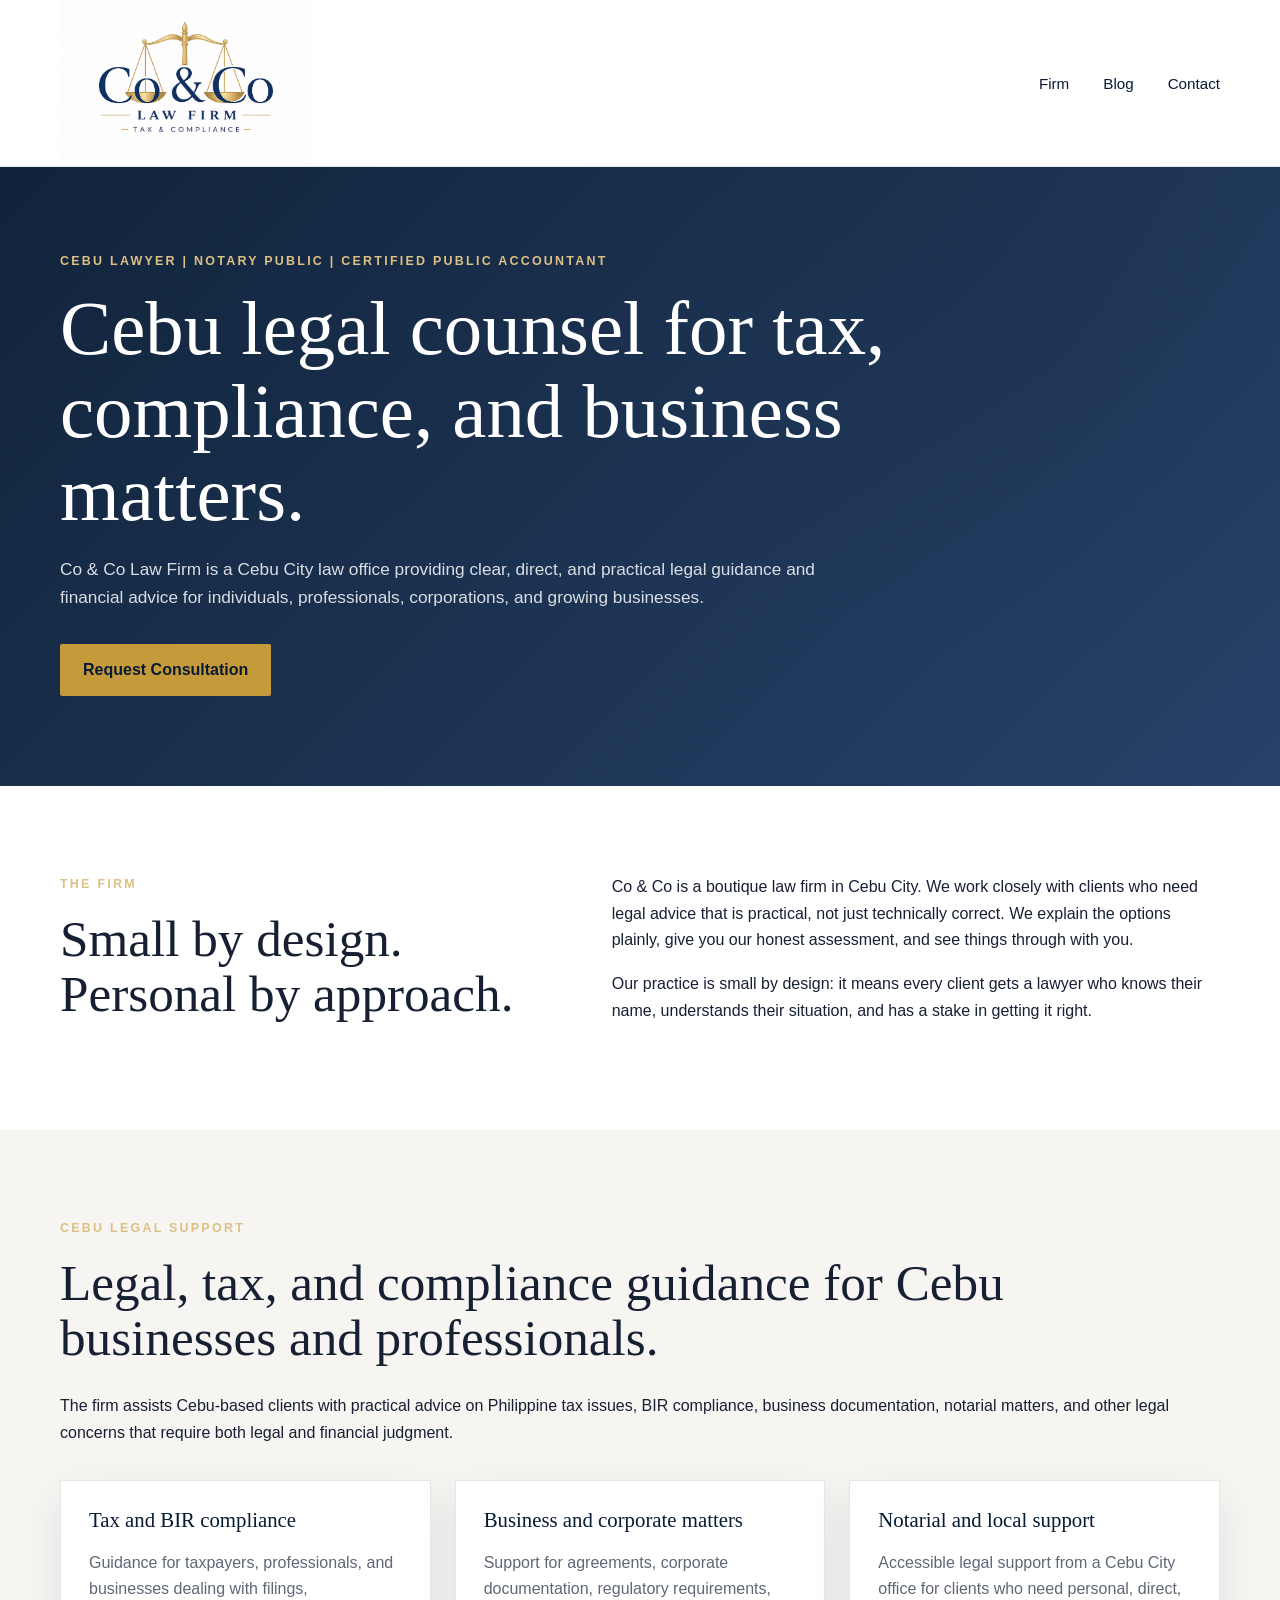
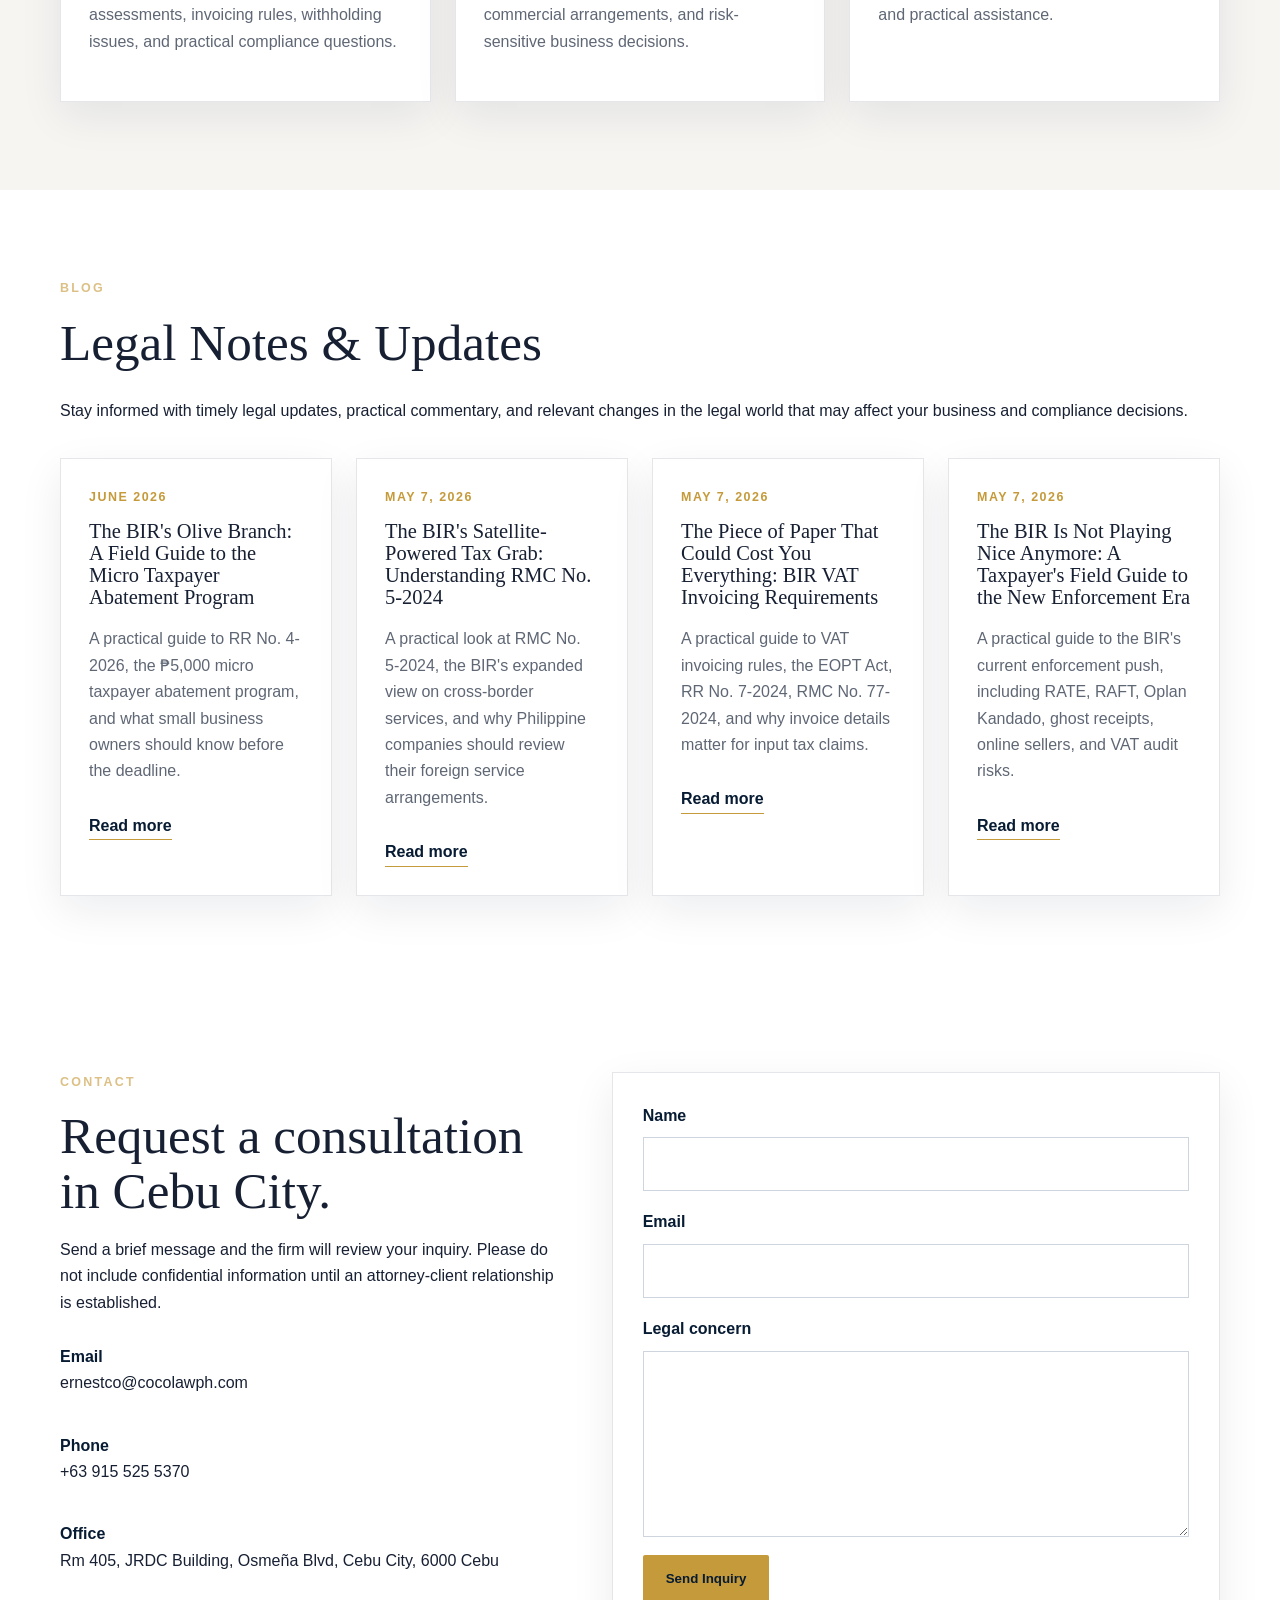
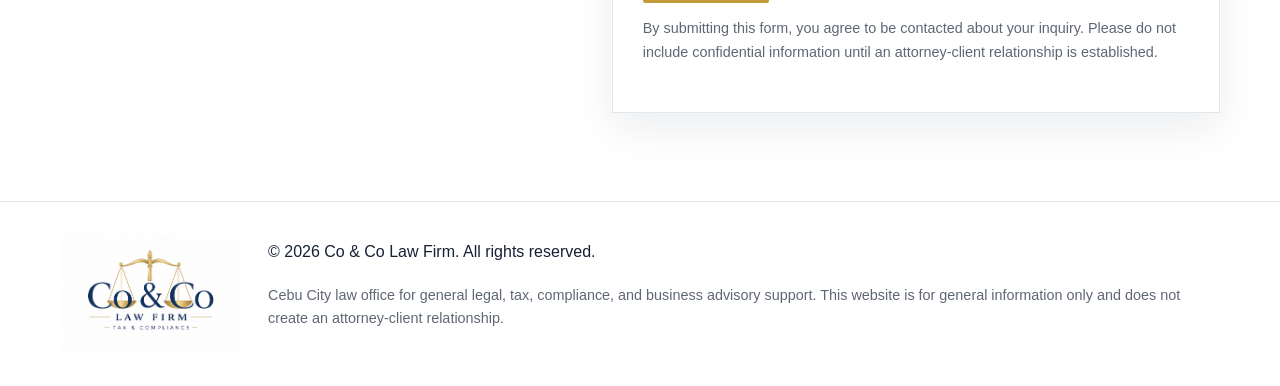
<file: index.html>
<!DOCTYPE html>
<html lang="en">
<head>
  <meta charset="UTF-8" />
  <meta name="viewport" content="width=device-width, initial-scale=1.0" />

  <title>Cebu Tax Lawyer & CPA | Co & Co Law Firm</title>
  <meta name="description" content="Co & Co Law Firm is a Cebu City law office providing practical legal, tax, compliance, notarial, and business advisory support for individuals, professionals, and growing businesses." />
  <meta name="robots" content="index, follow" />
  <link rel="canonical" href="https://cocolawph.com/" />

  <meta property="og:title" content="Cebu Tax Lawyer & CPA | Co & Co Law Firm" />
  <meta property="og:description" content="Practical legal, tax, compliance, notarial, and business advisory support in Cebu City." />
  <meta property="og:type" content="website" />
  <meta property="og:url" content="https://cocolawph.com/" />
  <meta property="og:image" content="https://cocolawph.com/assets/logo.png" />

  <script type="application/ld+json">
  {
    "@context": "https://schema.org",
    "@type": "LegalService",
    "name": "Co & Co Law Firm",
    "url": "https://cocolawph.com/",
    "logo": "https://cocolawph.com/assets/logo.png",
    "email": "ernestco@cocolawph.com",
    "telephone": "+639155255370",
    "description": "Cebu City law office providing practical legal, tax, compliance, notarial, and business advisory support.",
    "address": {
      "@type": "PostalAddress",
      "streetAddress": "Rm 405, JRDC Building, Osmeña Blvd",
      "addressLocality": "Cebu City",
      "postalCode": "6000",
      "addressRegion": "Cebu",
      "addressCountry": "PH"
    },
    "areaServed": [
      "Cebu City",
      "Cebu Province",
      "Mandaue City",
      "Lapu-Lapu City",
      "Philippines"
    ],
    "knowsAbout": [
      "Philippine tax law",
      "BIR compliance",
      "business law",
      "corporate compliance",
      "notarial services",
      "legal advisory"
    ]
  }
  </script>

  <style>
    :root {
      --navy: #0a2856;
      --navy-deep: #071b33;
      --gold: #c59a3a;
      --gold-soft: #dcc085;
      --paper: #f6f5f2;
      --white: #ffffff;
      --ink: #172033;
      --muted: #5f6775;
      --line: #e4e6ea;
      --max-width: 1160px;
      --shadow: 0 14px 40px rgba(7, 27, 51, 0.08);
    }

    * { box-sizing: border-box; }
    html { scroll-behavior: smooth; }

    body {
      margin: 0;
      font-family: Arial, Helvetica, sans-serif;
      color: var(--ink);
      background: var(--paper);
      line-height: 1.65;
    }

    img { max-width: 100%; display: block; }
    a { color: inherit; text-decoration: none; }
    p { margin: 0 0 18px; }

    h1,
    h2,
    h3 {
      margin: 0 0 18px;
      font-family: Georgia, "Times New Roman", serif;
      font-weight: 500;
      line-height: 1.08;
    }

    .container {
      width: min(var(--max-width), calc(100% - 40px));
      margin: 0 auto;
    }

    .site-header {
      position: sticky;
      top: 0;
      z-index: 50;
      background: rgba(255, 255, 255, 0.96);
      backdrop-filter: blur(10px);
      border-bottom: 1px solid var(--line);
    }

    .header-inner {
      min-height: 98px;
      display: flex;
      align-items: center;
      justify-content: space-between;
      gap: 24px;
    }

    .brand-logo {
      width: 250px;
      height: auto;
    }

    .site-nav {
      display: flex;
      align-items: center;
      gap: 34px;
    }

    .site-nav a {
      color: var(--navy-deep);
      font-size: 0.95rem;
    }

    .site-nav a:hover { color: var(--gold); }

    .menu-toggle {
      display: none;
      width: 44px;
      height: 44px;
      border: 1px solid var(--line);
      background: var(--white);
      padding: 10px 8px;
      cursor: pointer;
    }

    .menu-toggle span {
      display: block;
      height: 2px;
      margin: 5px 0;
      background: var(--navy-deep);
    }

    .hero {
      background:
        linear-gradient(135deg, rgba(7, 27, 51, 0.96), rgba(10, 40, 86, 0.88)),
        radial-gradient(circle at 80% 25%, rgba(197, 154, 58, 0.18), transparent 30%);
      color: var(--white);
      padding: 84px 0 90px;
    }

    .hero-grid {
      display: grid;
      grid-template-columns: 1fr;
      gap: 48px;
      align-items: center;
    }

    .eyebrow {
      margin-bottom: 16px;
      color: var(--gold-soft);
      font-size: 0.78rem;
      letter-spacing: 0.18em;
      text-transform: uppercase;
      font-weight: 700;
    }

    .hero h1 {
      max-width: 880px;
      font-size: clamp(2.5rem, 6vw, 5.2rem);
    }

    .lead {
      max-width: 760px;
      color: rgba(255, 255, 255, 0.84);
      font-size: 1.08rem;
    }

    .hero-actions {
      display: flex;
      flex-wrap: wrap;
      gap: 14px;
      margin-top: 32px;
    }

    .button {
      display: inline-flex;
      align-items: center;
      justify-content: center;
      min-height: 48px;
      padding: 12px 22px;
      border-radius: 2px;
      font-weight: 700;
      border: 1px solid transparent;
      transition: transform 160ms ease, background-color 160ms ease;
    }

    .button:hover { transform: translateY(-1px); }

    .button-primary {
      background: var(--gold);
      color: var(--navy-deep);
    }

    .section { padding: 88px 0; }
    .section-light { background: var(--white); }
    .section-plain { background: var(--paper); }

    #firm,
    #blog,
    #contact {
      scroll-margin-top: 118px;
    }

    .section-title {
      margin-bottom: 28px;
      font-size: clamp(2rem, 4vw, 3.4rem);
    }

    .two-column,
    .contact-grid {
      display: grid;
      grid-template-columns: 0.9fr 1.1fr;
      gap: 54px;
    }

    .two-column h2,
    .contact-grid h2 {
      font-size: clamp(2rem, 4vw, 3.4rem);
    }

    .local-grid {
      display: grid;
      grid-template-columns: repeat(3, 1fr);
      gap: 24px;
      margin-top: 34px;
    }

    .local-card,
    .blog-card {
      background: var(--white);
      border: 1px solid var(--line);
      padding: 28px;
      box-shadow: var(--shadow);
    }

    .local-card h3 {
      font-size: 1.3rem;
      color: var(--navy-deep);
    }

    .local-card p,
    .blog-card p {
      color: var(--muted);
    }

    .blog-grid {
      display: grid;
      grid-template-columns: repeat(4, 1fr);
      gap: 24px;
      margin-top: 34px;
    }

    .blog-card .blog-date {
      margin-bottom: 12px;
      color: var(--gold);
      font-size: 0.78rem;
      letter-spacing: 0.12em;
      text-transform: uppercase;
      font-weight: 700;
    }

    .blog-card h3 { font-size: 1.28rem; }

    .blog-link {
      display: inline-block;
      margin-top: 10px;
      color: var(--navy-deep);
      font-weight: 700;
      border-bottom: 1px solid var(--gold);
    }

    .contact-details {
      margin-top: 28px;
      display: grid;
      gap: 18px;
    }

    .contact-details strong { color: var(--navy-deep); }

    .contact-form {
      background: var(--white);
      border: 1px solid var(--line);
      padding: 30px;
      box-shadow: var(--shadow);
    }

    .contact-form label {
      display: grid;
      gap: 8px;
      margin-bottom: 18px;
      font-weight: 700;
      color: var(--navy-deep);
    }

    input,
    textarea {
      width: 100%;
      padding: 13px 14px;
      border: 1px solid #cfd5de;
      background: var(--white);
      font: inherit;
      color: var(--ink);
    }

    textarea { resize: vertical; }

    .form-note {
      margin-top: 14px;
      color: var(--muted);
      font-size: 0.9rem;
    }

    .site-footer {
      padding: 32px 0;
      background: var(--white);
      border-top: 1px solid var(--line);
    }

    .footer-inner {
      display: flex;
      align-items: center;
      justify-content: space-between;
      gap: 28px;
    }

    .footer-logo {
      width: 180px;
      height: auto;
    }

    .footer-note {
      margin-top: 6px;
      color: var(--muted);
      font-size: 0.9rem;
    }

    @media (max-width: 1100px) {
      .blog-grid { grid-template-columns: repeat(2, 1fr); }
    }

    @media (max-width: 900px) {
      .menu-toggle { display: block; }

      .site-nav {
        display: none;
        position: absolute;
        left: 0;
        right: 0;
        top: 98px;
        background: var(--white);
        border-bottom: 1px solid var(--line);
        padding: 20px;
        flex-direction: column;
        align-items: flex-start;
        gap: 18px;
      }

      .site-nav.open { display: flex; }

      .hero-grid,
      .two-column,
      .contact-grid,
      .local-grid,
      .blog-grid {
        grid-template-columns: 1fr;
        gap: 32px;
      }

      #firm,
      #blog,
      #contact {
        scroll-margin-top: 104px;
      }

      .header-inner { min-height: 88px; }
      .brand-logo { width: 210px; }
    }

    @media (max-width: 560px) {
      .container { width: min(var(--max-width), calc(100% - 24px)); }
      .brand-logo { width: 170px; }
      .hero { padding-top: 66px; }
      .hero-actions { display: grid; }
      .footer-inner { flex-direction: column; align-items: flex-start; }
    }
  </style>
</head>

<body>
  <header class="site-header">
    <div class="container header-inner">
      <a href="#top" class="brand" aria-label="Co & Co Law Firm home">
        <img src="assets/logo.png" alt="Co & Co Law Firm logo" class="brand-logo" />
      </a>

      <button class="menu-toggle" aria-expanded="false" aria-label="Open menu">
        <span></span><span></span><span></span>
      </button>

      <nav class="site-nav" aria-label="Main navigation">
        <a href="#firm">Firm</a>
        <a href="#blog">Blog</a>
        <a href="#contact">Contact</a>
      </nav>
    </div>
  </header>

  <main id="top">
    <section class="hero">
      <div class="container hero-grid">
        <div class="hero-copy">
          <p class="eyebrow">Cebu Lawyer | Notary Public | Certified Public Accountant</p>
          <h1>Cebu legal counsel for tax, compliance, and business matters.</h1>
          <p class="lead">
            Co & Co Law Firm is a Cebu City law office providing clear, direct, and practical legal guidance and financial advice for individuals, professionals, corporations, and growing businesses.
          </p>
          <div class="hero-actions">
            <a class="button button-primary" href="#contact">Request Consultation</a>
          </div>
        </div>
      </div>
    </section>

    <section id="firm" class="section section-light">
      <div class="container two-column">
        <div>
          <p class="eyebrow">The Firm</p>
          <h2>Small by design. Personal by approach.</h2>
        </div>
        <div>
          <p>
            Co & Co is a boutique law firm in Cebu City. We work closely with clients who need legal advice that is practical, not just technically correct. We explain the options plainly, give you our honest assessment, and see things through with you.
          </p>
          <p>
            Our practice is small by design: it means every client gets a lawyer who knows their name, understands their situation, and has a stake in getting it right.
          </p>
        </div>
      </div>
    </section>

    <section class="section section-plain" aria-labelledby="cebu-support-title">
      <div class="container">
        <p class="eyebrow">Cebu Legal Support</p>
        <h2 id="cebu-support-title" class="section-title">Legal, tax, and compliance guidance for Cebu businesses and professionals.</h2>
        <p>
          The firm assists Cebu-based clients with practical advice on Philippine tax issues, BIR compliance, business documentation, notarial matters, and other legal concerns that require both legal and financial judgment.
        </p>

        <div class="local-grid">
          <article class="local-card">
            <h3>Tax and BIR compliance</h3>
            <p>Guidance for taxpayers, professionals, and businesses dealing with filings, assessments, invoicing rules, withholding issues, and practical compliance questions.</p>
          </article>

          <article class="local-card">
            <h3>Business and corporate matters</h3>
            <p>Support for agreements, corporate documentation, regulatory requirements, commercial arrangements, and risk-sensitive business decisions.</p>
          </article>

          <article class="local-card">
            <h3>Notarial and local support</h3>
            <p>Accessible legal support from a Cebu City office for clients who need personal, direct, and practical assistance.</p>
          </article>
        </div>
      </div>
    </section>

    <section id="blog" class="section section-light">
      <div class="container">
        <p class="eyebrow">Blog</p>
        <h2 class="section-title">Legal Notes & Updates</h2>
        <p>
          Stay informed with timely legal updates, practical commentary, and relevant changes in the legal world that may affect your business and compliance decisions.
        </p>

        <div class="blog-grid">
          <article class="blog-card">
            <p class="blog-date">June 2026</p>
            <h3>The BIR's Olive Branch: A Field Guide to the Micro Taxpayer Abatement Program</h3>
            <p>
              A practical guide to RR No. 4-2026, the ₱5,000 micro taxpayer abatement program, and what small business owners should know before the deadline.
            </p>
            <a href="bir-amnesty-small-business-blog.html" class="blog-link">Read more</a>
          </article>

          <article class="blog-card">
            <p class="blog-date">May 7, 2026</p>
            <h3>The BIR's Satellite-Powered Tax Grab: Understanding RMC No. 5-2024</h3>
            <p>
              A practical look at RMC No. 5-2024, the BIR's expanded view on cross-border services, and why Philippine companies should review their foreign service arrangements.
            </p>
            <a href="rmc-5-2024-blog-themed.html" class="blog-link">Read more</a>
          </article>

          <article class="blog-card">
            <p class="blog-date">May 7, 2026</p>
            <h3>The Piece of Paper That Could Cost You Everything: BIR VAT Invoicing Requirements</h3>
            <p>
              A practical guide to VAT invoicing rules, the EOPT Act, RR No. 7-2024, RMC No. 77-2024, and why invoice details matter for input tax claims.
            </p>
            <a href="bir-vat-invoicing-blog-themed.html" class="blog-link">Read more</a>
          </article>

          <article class="blog-card">
            <p class="blog-date">May 7, 2026</p>
            <h3>The BIR Is Not Playing Nice Anymore: A Taxpayer's Field Guide to the New Enforcement Era</h3>
            <p>
              A practical guide to the BIR's current enforcement push, including RATE, RAFT, Oplan Kandado, ghost receipts, online sellers, and VAT audit risks.
            </p>
            <a href="bir-tax-enforcement-crackdown-blog-themed.html" class="blog-link">Read more</a>
          </article>
        </div>
      </div>
    </section>

    <section id="contact" class="section section-light">
      <div class="container contact-grid">
        <div>
          <p class="eyebrow">Contact</p>
          <h2>Request a consultation in Cebu City.</h2>
          <p>
            Send a brief message and the firm will review your inquiry. Please do not include confidential information until an attorney-client relationship is established.
          </p>

          <div class="contact-details">
            <p><strong>Email</strong><br /><a href="mailto:ernestco@cocolawph.com">ernestco@cocolawph.com</a></p>
            <p><strong>Phone</strong><br /><a href="tel:+639155255370">+63 915 525 5370</a></p>
            <p><strong>Office</strong><br />Rm 405, JRDC Building, Osmeña Blvd, Cebu City, 6000 Cebu</p>
          </div>
        </div>

        <form class="contact-form" action="https://formspree.io/f/xwvynjba" method="POST">
          <label>
            Name
            <input type="text" name="name" required />
          </label>

          <label>
            Email
            <input type="email" name="email" required />
          </label>

          <label>
            Legal concern
            <textarea name="message" rows="6" required></textarea>
          </label>

          <button type="submit" class="button button-primary">Send Inquiry</button>
          <p class="form-note">
            By submitting this form, you agree to be contacted about your inquiry. Please do not include confidential information until an attorney-client relationship is established.
          </p>
        </form>
      </div>
    </section>
  </main>

  <footer class="site-footer">
    <div class="container footer-inner">
      <img src="assets/logo.png" alt="Co & Co Law Firm logo" class="footer-logo" />
      <div>
        <p>© <span id="year"></span> Co & Co Law Firm. All rights reserved.</p>
        <p class="footer-note">Cebu City law office for general legal, tax, compliance, and business advisory support. This website is for general information only and does not create an attorney-client relationship.</p>
      </div>
    </div>
  </footer>

  <script>
    const toggle = document.querySelector(".menu-toggle");
    const nav = document.querySelector(".site-nav");
    const yearEl = document.getElementById("year");

    if (toggle && nav) {
      toggle.addEventListener("click", () => {
        const isOpen = nav.classList.toggle("open");
        toggle.setAttribute("aria-expanded", String(isOpen));
      });

      nav.querySelectorAll("a").forEach(link => {
        link.addEventListener("click", () => {
          nav.classList.remove("open");
          toggle.setAttribute("aria-expanded", "false");
        });
      });
    }

    if (yearEl) {
      yearEl.textContent = new Date().getFullYear();
    }
  </script>
</body>
</html>
</file>
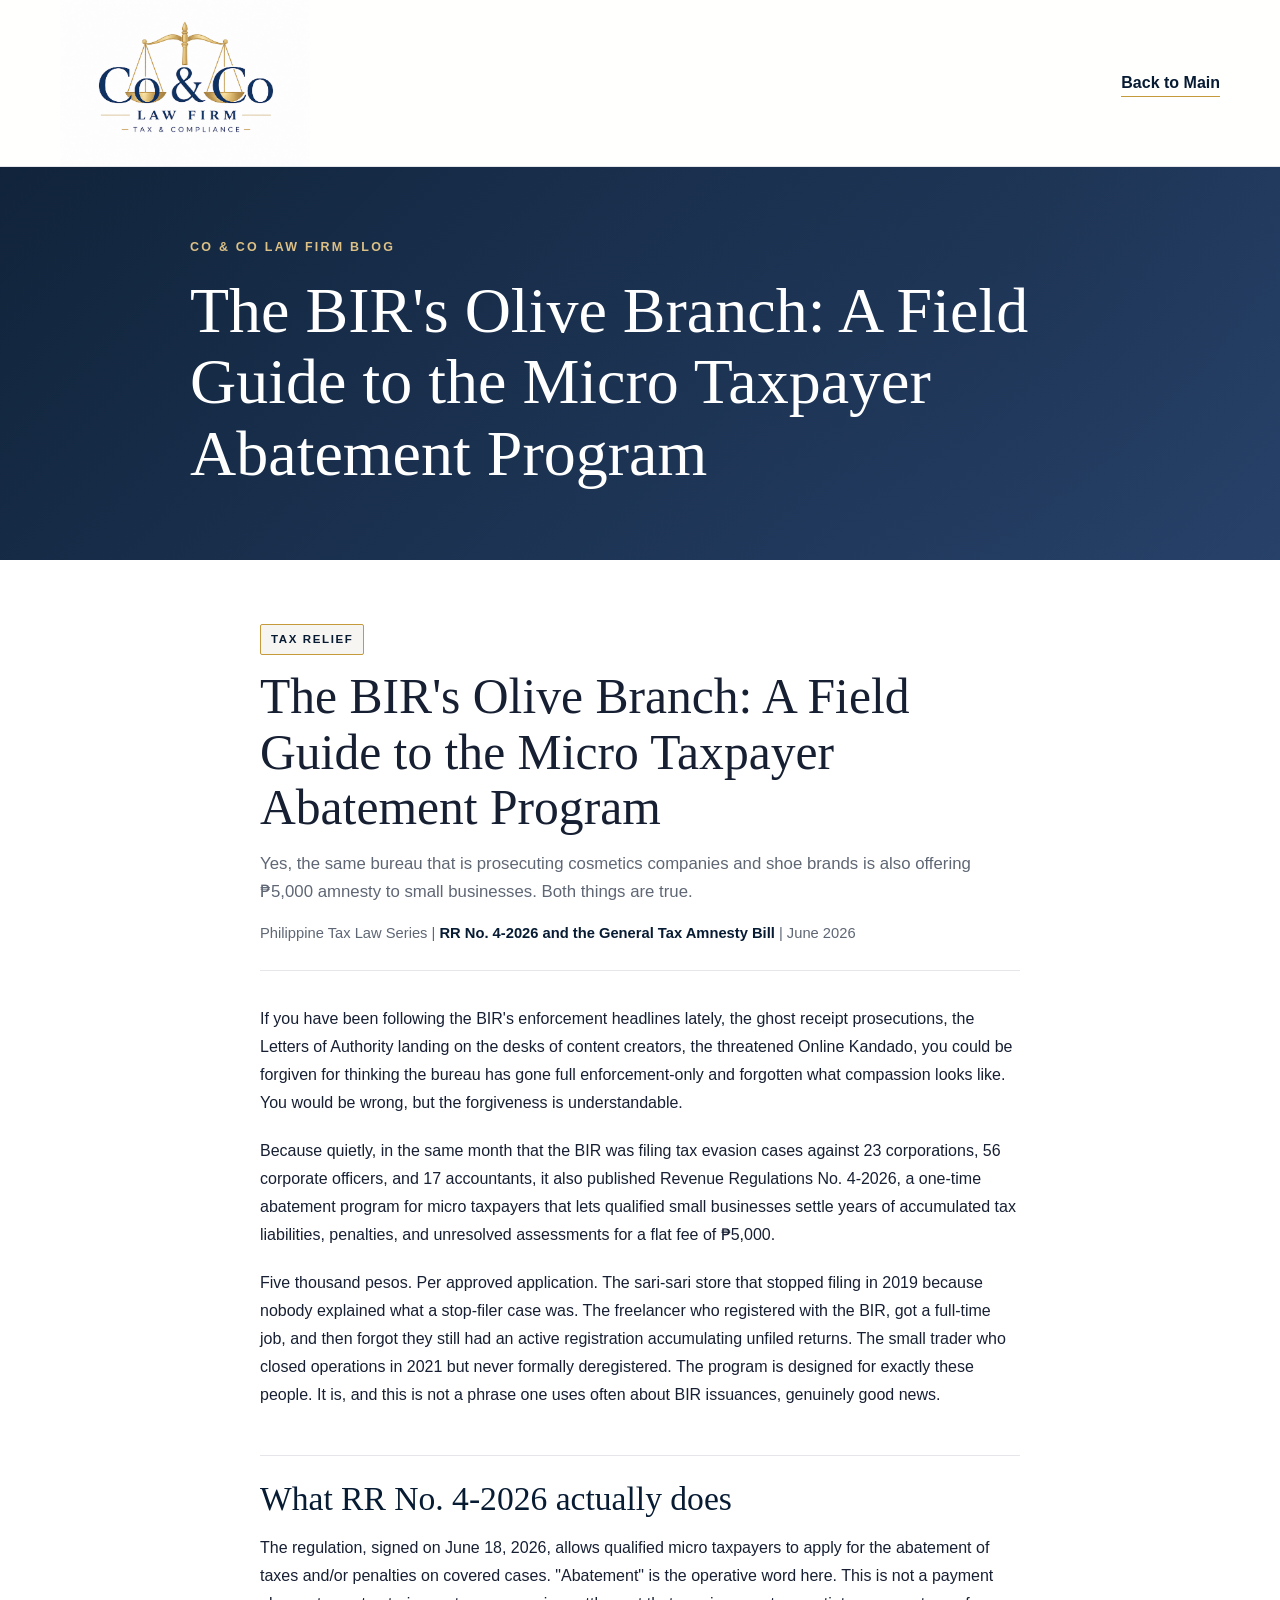
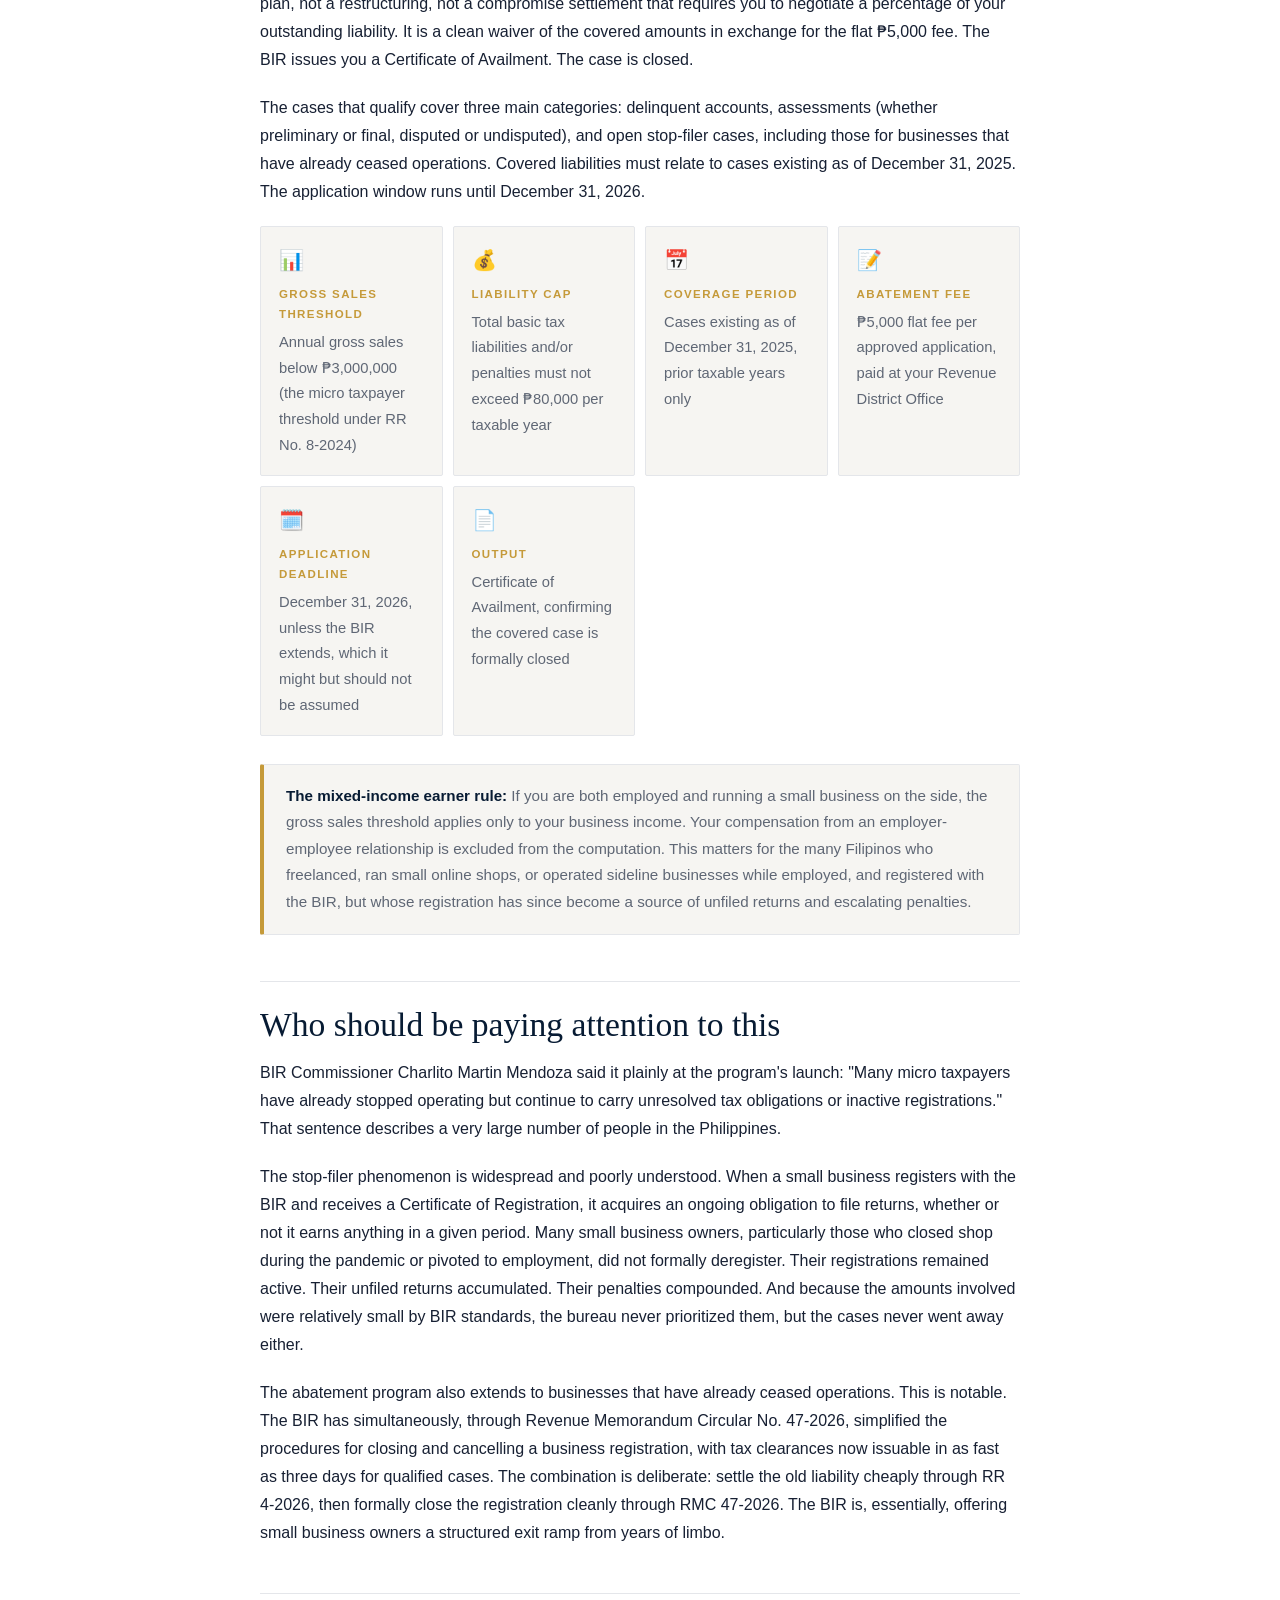
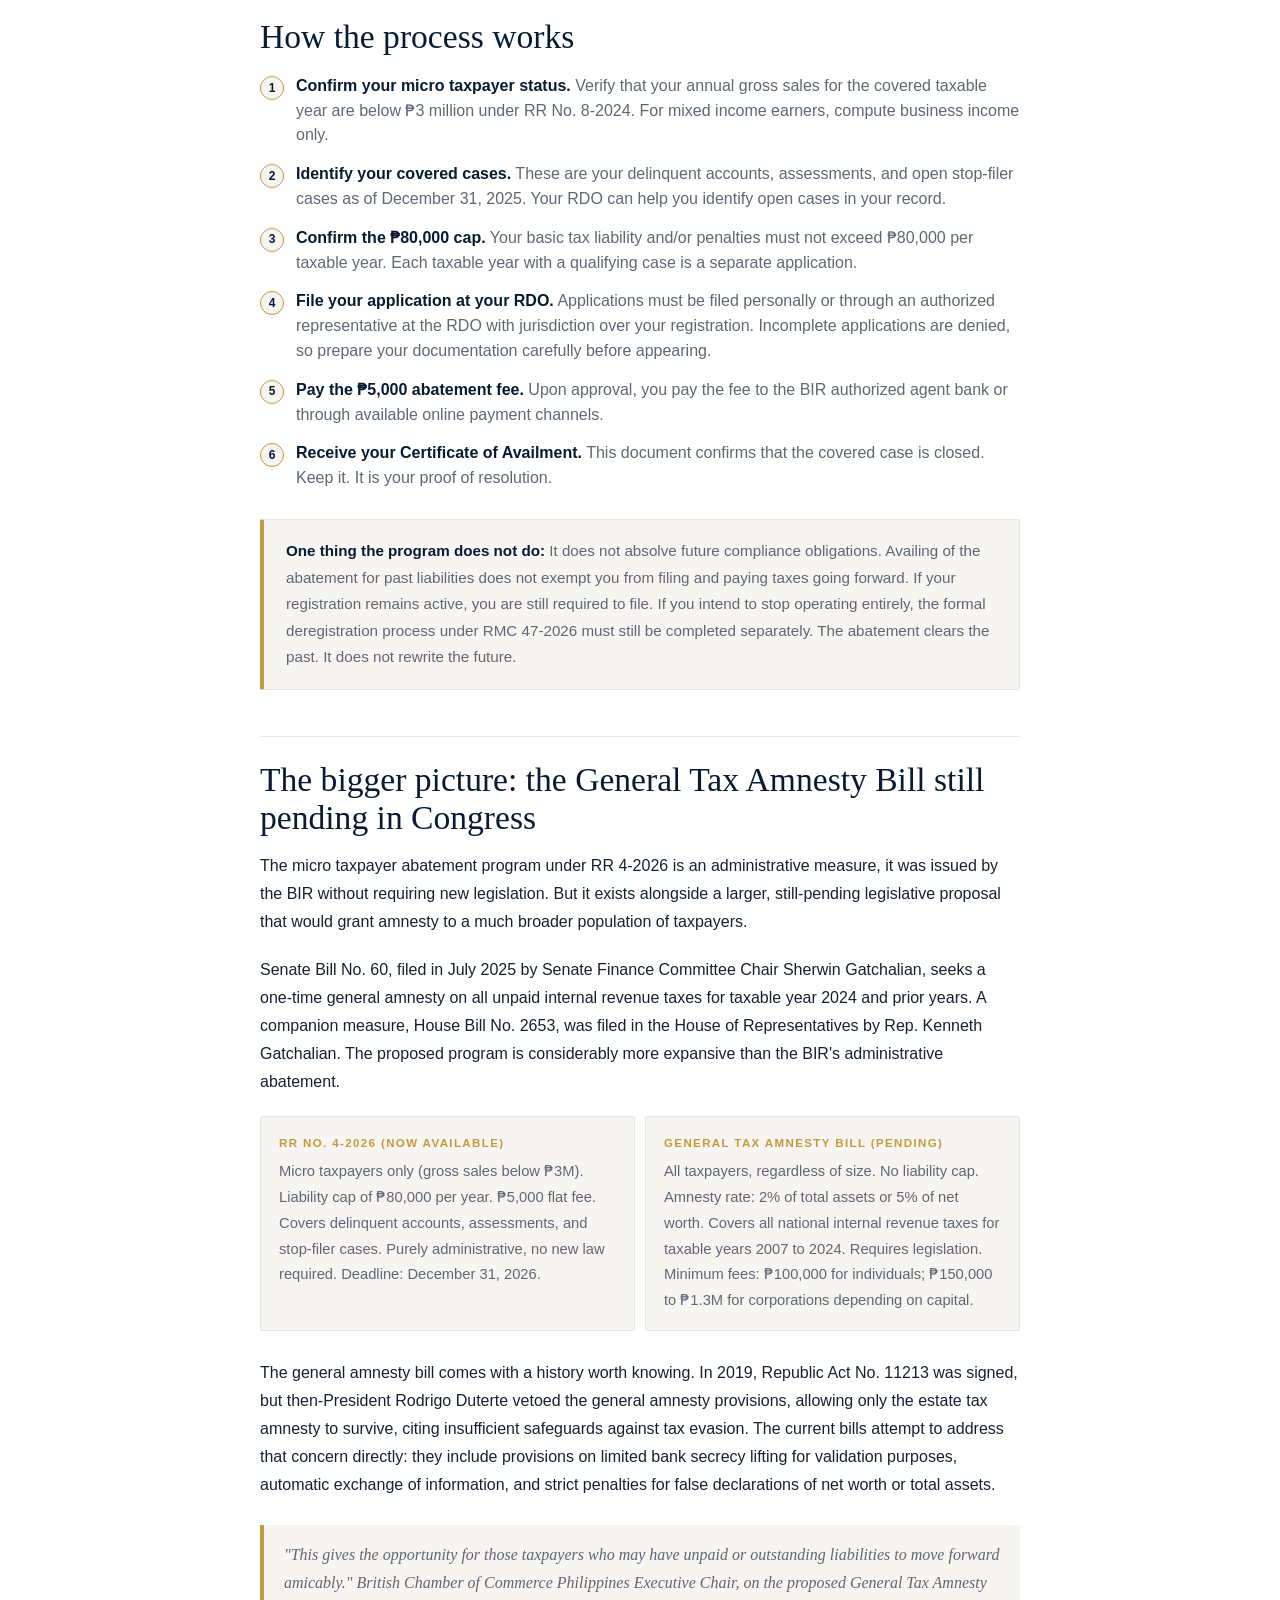
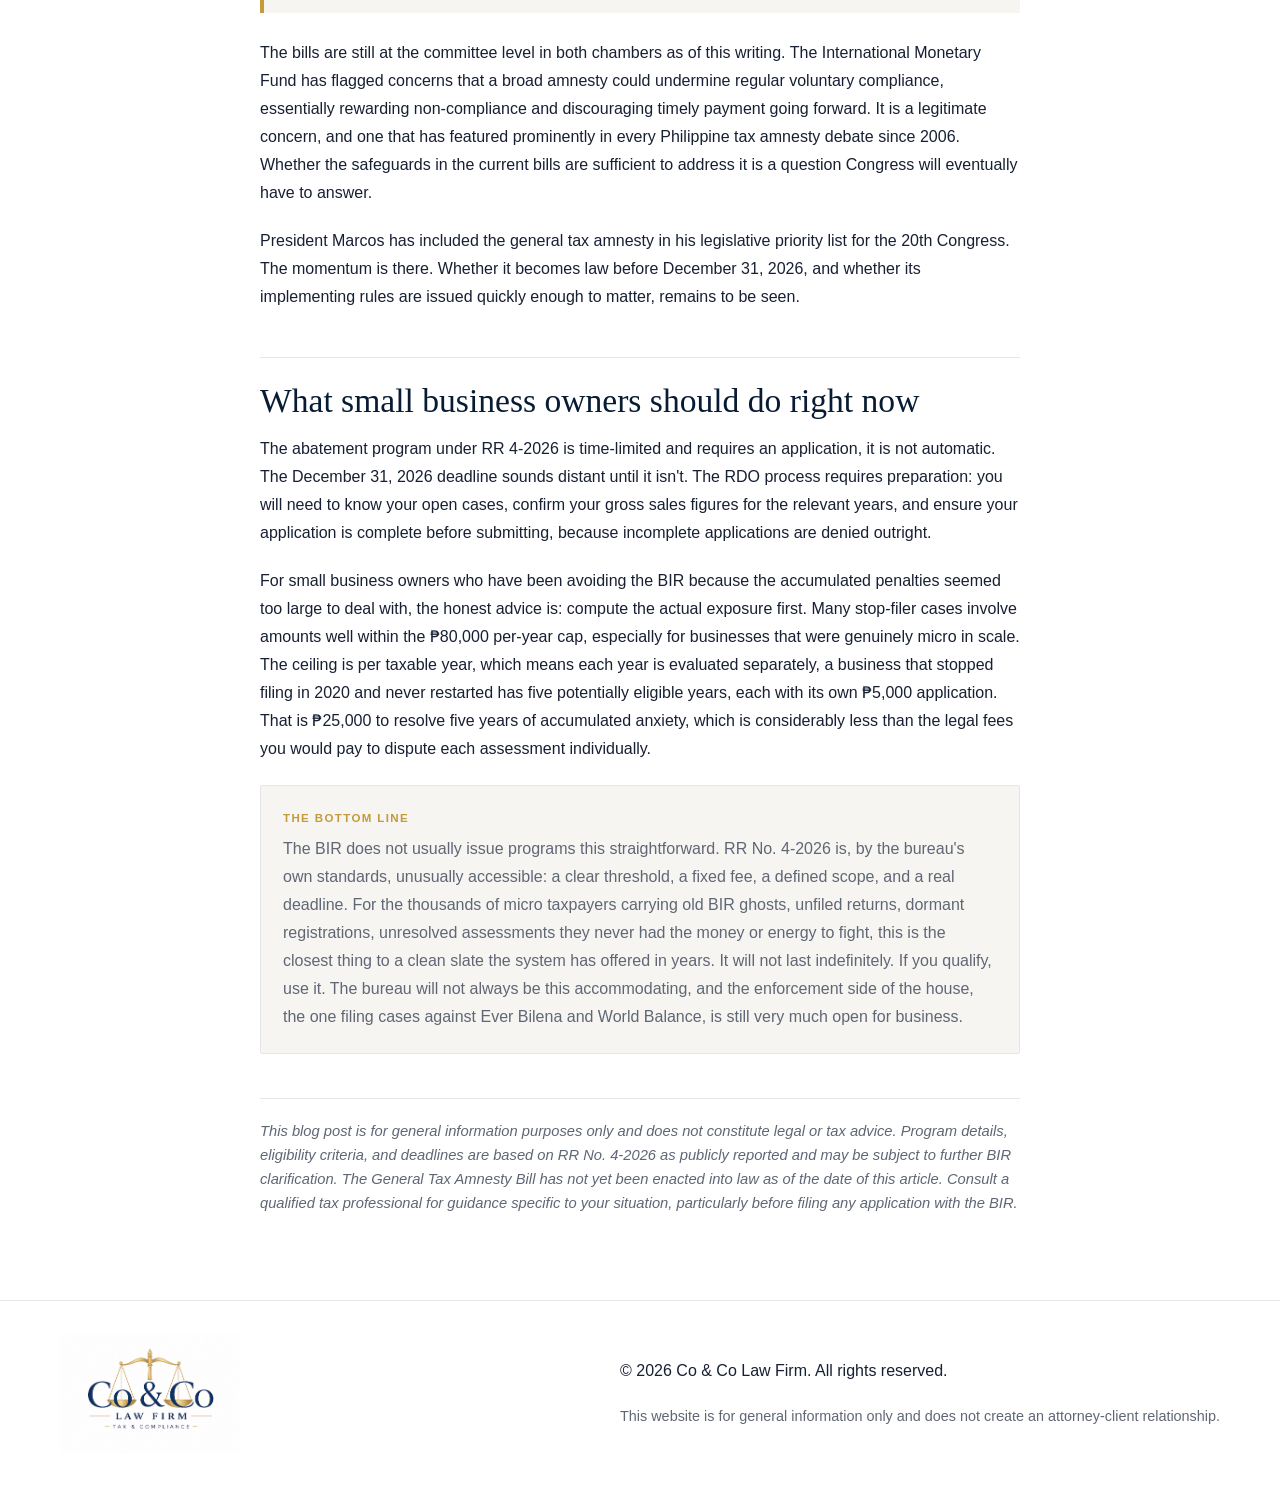
<file: bir-amnesty-small-business-blog.html>
<!DOCTYPE html>
<html lang="en">
<head>
  <meta charset="UTF-8" />
  <meta name="viewport" content="width=device-width, initial-scale=1.0" />

  <title>The BIR's Olive Branch | Co & Co Law Firm</title>
  <meta name="description" content="A practical guide to the BIR Micro Taxpayer Abatement Program under RR No. 4-2026." />

  <style>
    :root {
      --navy: #0a2856;
      --navy-deep: #071b33;
      --gold: #c59a3a;
      --gold-soft: #dcc085;
      --paper: #f6f5f2;
      --white: #ffffff;
      --ink: #172033;
      --muted: #5f6775;
      --line: #e4e6ea;
      --shadow: 0 14px 40px rgba(7, 27, 51, 0.08);
      --color-border-primary: #e4e6ea;
      --color-border-secondary: #e4e6ea;
      --color-border-tertiary: #e4e6ea;
      --color-border-success: #c59a3a;
      --color-border-warning: #c59a3a;
      --color-text-primary: #172033;
      --color-text-secondary: #5f6775;
      --color-text-success: #0a2856;
      --color-background-secondary: #f6f5f2;
      --color-background-success: #f6f5f2;
      --border-radius-md: 2px;
      --border-radius-lg: 2px;
    }

    * { box-sizing: border-box; }
    html { scroll-behavior: smooth; }

    body {
      margin: 0;
      font-family: Arial, Helvetica, sans-serif;
      color: var(--ink);
      background: var(--paper);
      line-height: 1.7;
    }

    img { max-width: 100%; display: block; }
    a { color: inherit; text-decoration: none; }
    p { margin: 0 0 20px; }

    h1, h2, h3, .blog-title, .section-title {
      font-family: Georgia, "Times New Roman", serif;
      font-weight: 500;
      line-height: 1.12;
    }

    .site-header {
      background: rgba(255, 255, 255, 0.96);
      border-bottom: 1px solid var(--line);
    }

    .header-inner {
      min-height: 98px;
      display: flex;
      align-items: center;
      justify-content: space-between;
      gap: 24px;
      width: min(1160px, calc(100% - 40px));
      margin: 0 auto;
    }

    .brand-logo { width: 250px; height: auto; }

    .back-link {
      color: var(--navy-deep);
      font-weight: 700;
      border-bottom: 1px solid var(--gold);
    }

    .article-hero {
      background:
        linear-gradient(135deg, rgba(7, 27, 51, 0.96), rgba(10, 40, 86, 0.88)),
        radial-gradient(circle at 80% 25%, rgba(197, 154, 58, 0.18), transparent 30%);
      color: var(--white);
      padding: 70px 0;
    }

    .article-hero-inner {
      width: min(900px, calc(100% - 40px));
      margin: 0 auto;
    }

    .article-hero .eyebrow {
      color: var(--gold-soft);
      font-size: 0.78rem;
      letter-spacing: 0.18em;
      text-transform: uppercase;
      font-weight: 700;
      margin-bottom: 16px;
    }

    .article-hero h1 {
      max-width: 900px;
      margin: 0;
      font-size: clamp(2.2rem, 5vw, 4.2rem);
    }

    main { background: var(--white); }

    .article-shell {
      width: min(900px, calc(100% - 40px));
      margin: 0 auto;
      padding: 64px 0 84px;
      background: var(--white);
    }

    .blog-wrap {
      max-width: 760px;
      padding: 0;
      margin: 0 auto;
      font-family: Arial, Helvetica, sans-serif;
    }

    .blog-header {
      border-bottom: 1px solid var(--line);
      padding-bottom: 24px;
      margin-bottom: 34px;
    }

    .blog-tag {
      display: inline-block;
      margin-bottom: 14px;
      padding: 5px 10px;
      border: 1px solid var(--gold);
      background: var(--paper);
      color: var(--navy-deep);
      font-size: 0.72rem;
      letter-spacing: 0.14em;
      text-transform: uppercase;
      font-weight: 700;
      border-radius: 2px;
    }

    .blog-title {
      margin: 0 0 14px;
      color: var(--ink);
      font-size: clamp(2rem, 4vw, 3.1rem);
    }

    .blog-subtitle {
      margin: 0 0 14px;
      color: var(--muted);
      font-size: 1.05rem;
      font-style: normal;
      font-family: Arial, Helvetica, sans-serif;
    }

    .byline { color: var(--muted); font-size: 0.92rem; }
    .byline span { color: var(--navy-deep); font-weight: 700; }

    .blog-body {
      color: var(--ink);
      font-size: 1rem;
      line-height: 1.75;
    }

    .blog-body p { margin-bottom: 20px; }

    .section-title {
      margin: 46px 0 16px;
      padding-top: 24px;
      border-top: 1px solid var(--line);
      color: var(--navy-deep);
      font-size: clamp(1.55rem, 3vw, 2.1rem);
    }

    .callout, .verdict, .elig-card, .prog-card {
      background: var(--paper);
      border: 1px solid var(--line);
      border-radius: 2px;
      box-shadow: none;
    }

    .callout {
      border-left: 4px solid var(--gold);
      padding: 18px 22px;
      margin: 26px 0;
      color: var(--muted);
      font-size: 0.95rem;
    }

    .callout strong { color: var(--navy-deep); }

    .eligibility-grid, .program-compare {
      display: grid;
      grid-template-columns: repeat(auto-fit, minmax(180px, 1fr));
      gap: 10px;
      margin: 20px 0 28px;
    }

    .elig-card, .prog-card {
      padding: 16px 18px;
      color: var(--muted);
      font-size: 0.92rem;
    }

    .elig-icon { font-size: 20px; margin-bottom: 6px; }

    .elig-label, .prog-title, .verdict-label {
      color: var(--gold);
      font-size: 0.72rem;
      letter-spacing: 0.12em;
      text-transform: uppercase;
      font-weight: 700;
      margin-bottom: 6px;
    }

    .elig-value, .prog-body, .verdict-text { color: var(--muted); }

    .step-list { margin: 18px 0 28px; padding: 0; list-style: none; }

    .step-list li {
      display: flex;
      gap: 12px;
      margin-bottom: 14px;
      color: var(--muted);
      line-height: 1.55;
    }

    .step-num {
      flex-shrink: 0;
      width: 24px;
      height: 24px;
      border-radius: 50%;
      background: var(--paper);
      border: 1px solid var(--gold);
      color: var(--navy-deep);
      font-size: 12px;
      font-weight: 700;
      display: flex;
      align-items: center;
      justify-content: center;
      margin-top: 2px;
    }

    .step-list li strong { color: var(--navy-deep); }

    .inline-quote {
      border-left: 4px solid var(--gold);
      margin: 26px 0;
      padding: 16px 20px;
      color: var(--muted);
      background: var(--paper);
      font-style: italic;
      font-family: Georgia, "Times New Roman", serif;
    }

    .verdict { padding: 22px; margin: 22px 0; }

    .footnote {
      margin-top: 44px;
      padding-top: 20px;
      border-top: 1px solid var(--line);
      color: var(--muted);
      font-size: 0.92rem;
      font-style: italic;
      line-height: 1.65;
    }

    .site-footer {
      padding: 32px 0;
      background: var(--white);
      border-top: 1px solid var(--line);
    }

    .footer-inner {
      width: min(1160px, calc(100% - 40px));
      margin: 0 auto;
      display: flex;
      align-items: center;
      justify-content: space-between;
      gap: 28px;
    }

    .footer-logo { width: 180px; height: auto; }
    .footer-note { color: var(--muted); font-size: 0.9rem; margin: 6px 0 0; }

    @media (max-width: 700px) {
      .header-inner, .footer-inner {
        flex-direction: column;
        align-items: flex-start;
        padding: 22px 0;
      }

      .brand-logo { width: 190px; }
      .article-hero { padding: 56px 0; }
      .program-compare { grid-template-columns: 1fr; }
    }
  </style>
</head>

<body>
  <header class="site-header">
    <div class="header-inner">
      <a href="index.html" aria-label="Co & Co Law Firm home">
        <img src="assets/logo.png" alt="Co & Co Law Firm logo" class="brand-logo" />
      </a>

      <a href="index.html#blog" class="back-link">Back to Main</a>
    </div>
  </header>

  <section class="article-hero">
    <div class="article-hero-inner">
      <p class="eyebrow">Co & Co Law Firm Blog</p>
      <h1>The BIR's Olive Branch: A Field Guide to the Micro Taxpayer Abatement Program</h1>
    </div>
  </section>

  <main>
    <div class="article-shell">
      <div class="blog-wrap">
        <div class="blog-header">
          <div class="blog-tag">Tax Relief</div>
          <h1 class="blog-title">The BIR's Olive Branch: A Field Guide to the Micro Taxpayer Abatement Program</h1>
          <p class="blog-subtitle">Yes, the same bureau that is prosecuting cosmetics companies and shoe brands is also offering ₱5,000 amnesty to small businesses. Both things are true.</p>
          <div class="byline">Philippine Tax Law Series | <span>RR No. 4-2026 and the General Tax Amnesty Bill</span> | June 2026</div>
        </div>

        <div class="blog-body">
          <p>If you have been following the BIR's enforcement headlines lately, the ghost receipt prosecutions, the Letters of Authority landing on the desks of content creators, the threatened Online Kandado, you could be forgiven for thinking the bureau has gone full enforcement-only and forgotten what compassion looks like. You would be wrong, but the forgiveness is understandable.</p>

          <p>Because quietly, in the same month that the BIR was filing tax evasion cases against 23 corporations, 56 corporate officers, and 17 accountants, it also published Revenue Regulations No. 4-2026, a one-time abatement program for micro taxpayers that lets qualified small businesses settle years of accumulated tax liabilities, penalties, and unresolved assessments for a flat fee of ₱5,000.</p>

          <p>Five thousand pesos. Per approved application. The sari-sari store that stopped filing in 2019 because nobody explained what a stop-filer case was. The freelancer who registered with the BIR, got a full-time job, and then forgot they still had an active registration accumulating unfiled returns. The small trader who closed operations in 2021 but never formally deregistered. The program is designed for exactly these people. It is, and this is not a phrase one uses often about BIR issuances, genuinely good news.</p>

          <div class="section-title">What RR No. 4-2026 actually does</div>

          <p>The regulation, signed on June 18, 2026, allows qualified micro taxpayers to apply for the abatement of taxes and/or penalties on covered cases. "Abatement" is the operative word here. This is not a payment plan, not a restructuring, not a compromise settlement that requires you to negotiate a percentage of your outstanding liability. It is a clean waiver of the covered amounts in exchange for the flat ₱5,000 fee. The BIR issues you a Certificate of Availment. The case is closed.</p>

          <p>The cases that qualify cover three main categories: delinquent accounts, assessments (whether preliminary or final, disputed or undisputed), and open stop-filer cases, including those for businesses that have already ceased operations. Covered liabilities must relate to cases existing as of December 31, 2025. The application window runs until December 31, 2026.</p>

          <div class="eligibility-grid">
            <div class="elig-card">
              <div class="elig-icon">📊</div>
              <div class="elig-label">Gross Sales Threshold</div>
              <div class="elig-value">Annual gross sales below ₱3,000,000 (the micro taxpayer threshold under RR No. 8-2024)</div>
            </div>
            <div class="elig-card">
              <div class="elig-icon">💰</div>
              <div class="elig-label">Liability Cap</div>
              <div class="elig-value">Total basic tax liabilities and/or penalties must not exceed ₱80,000 per taxable year</div>
            </div>
            <div class="elig-card">
              <div class="elig-icon">📅</div>
              <div class="elig-label">Coverage Period</div>
              <div class="elig-value">Cases existing as of December 31, 2025, prior taxable years only</div>
            </div>
            <div class="elig-card">
              <div class="elig-icon">📝</div>
              <div class="elig-label">Abatement Fee</div>
              <div class="elig-value">₱5,000 flat fee per approved application, paid at your Revenue District Office</div>
            </div>
            <div class="elig-card">
              <div class="elig-icon">🗓️</div>
              <div class="elig-label">Application Deadline</div>
              <div class="elig-value">December 31, 2026, unless the BIR extends, which it might but should not be assumed</div>
            </div>
            <div class="elig-card">
              <div class="elig-icon">📄</div>
              <div class="elig-label">Output</div>
              <div class="elig-value">Certificate of Availment, confirming the covered case is formally closed</div>
            </div>
          </div>

          <div class="callout">
            <strong>The mixed-income earner rule:</strong> If you are both employed and running a small business on the side, the gross sales threshold applies only to your business income. Your compensation from an employer-employee relationship is excluded from the computation. This matters for the many Filipinos who freelanced, ran small online shops, or operated sideline businesses while employed, and registered with the BIR, but whose registration has since become a source of unfiled returns and escalating penalties.
          </div>

          <div class="section-title">Who should be paying attention to this</div>

          <p>BIR Commissioner Charlito Martin Mendoza said it plainly at the program's launch: "Many micro taxpayers have already stopped operating but continue to carry unresolved tax obligations or inactive registrations." That sentence describes a very large number of people in the Philippines.</p>

          <p>The stop-filer phenomenon is widespread and poorly understood. When a small business registers with the BIR and receives a Certificate of Registration, it acquires an ongoing obligation to file returns, whether or not it earns anything in a given period. Many small business owners, particularly those who closed shop during the pandemic or pivoted to employment, did not formally deregister. Their registrations remained active. Their unfiled returns accumulated. Their penalties compounded. And because the amounts involved were relatively small by BIR standards, the bureau never prioritized them, but the cases never went away either.</p>

          <p>The abatement program also extends to businesses that have already ceased operations. This is notable. The BIR has simultaneously, through Revenue Memorandum Circular No. 47-2026, simplified the procedures for closing and cancelling a business registration, with tax clearances now issuable in as fast as three days for qualified cases. The combination is deliberate: settle the old liability cheaply through RR 4-2026, then formally close the registration cleanly through RMC 47-2026. The BIR is, essentially, offering small business owners a structured exit ramp from years of limbo.</p>

          <div class="section-title">How the process works</div>

          <ul class="step-list">
            <li><span class="step-num">1</span><div><strong>Confirm your micro taxpayer status.</strong> Verify that your annual gross sales for the covered taxable year are below ₱3 million under RR No. 8-2024. For mixed income earners, compute business income only.</div></li>
            <li><span class="step-num">2</span><div><strong>Identify your covered cases.</strong> These are your delinquent accounts, assessments, and open stop-filer cases as of December 31, 2025. Your RDO can help you identify open cases in your record.</div></li>
            <li><span class="step-num">3</span><div><strong>Confirm the ₱80,000 cap.</strong> Your basic tax liability and/or penalties must not exceed ₱80,000 per taxable year. Each taxable year with a qualifying case is a separate application.</div></li>
            <li><span class="step-num">4</span><div><strong>File your application at your RDO.</strong> Applications must be filed personally or through an authorized representative at the RDO with jurisdiction over your registration. Incomplete applications are denied, so prepare your documentation carefully before appearing.</div></li>
            <li><span class="step-num">5</span><div><strong>Pay the ₱5,000 abatement fee.</strong> Upon approval, you pay the fee to the BIR authorized agent bank or through available online payment channels.</div></li>
            <li><span class="step-num">6</span><div><strong>Receive your Certificate of Availment.</strong> This document confirms that the covered case is closed. Keep it. It is your proof of resolution.</div></li>
          </ul>

          <div class="callout warn">
            <strong>One thing the program does not do:</strong> It does not absolve future compliance obligations. Availing of the abatement for past liabilities does not exempt you from filing and paying taxes going forward. If your registration remains active, you are still required to file. If you intend to stop operating entirely, the formal deregistration process under RMC 47-2026 must still be completed separately. The abatement clears the past. It does not rewrite the future.
          </div>

          <div class="section-title">The bigger picture: the General Tax Amnesty Bill still pending in Congress</div>

          <p>The micro taxpayer abatement program under RR 4-2026 is an administrative measure, it was issued by the BIR without requiring new legislation. But it exists alongside a larger, still-pending legislative proposal that would grant amnesty to a much broader population of taxpayers.</p>

          <p>Senate Bill No. 60, filed in July 2025 by Senate Finance Committee Chair Sherwin Gatchalian, seeks a one-time general amnesty on all unpaid internal revenue taxes for taxable year 2024 and prior years. A companion measure, House Bill No. 2653, was filed in the House of Representatives by Rep. Kenneth Gatchalian. The proposed program is considerably more expansive than the BIR's administrative abatement.</p>

          <div class="program-compare">
            <div class="prog-card">
              <div class="prog-title">RR No. 4-2026 (Now Available)</div>
              <div class="prog-body">Micro taxpayers only (gross sales below ₱3M). Liability cap of ₱80,000 per year. ₱5,000 flat fee. Covers delinquent accounts, assessments, and stop-filer cases. Purely administrative, no new law required. Deadline: December 31, 2026.</div>
            </div>
            <div class="prog-card">
              <div class="prog-title">General Tax Amnesty Bill (Pending)</div>
              <div class="prog-body">All taxpayers, regardless of size. No liability cap. Amnesty rate: 2% of total assets or 5% of net worth. Covers all national internal revenue taxes for taxable years 2007 to 2024. Requires legislation. Minimum fees: ₱100,000 for individuals; ₱150,000 to ₱1.3M for corporations depending on capital.</div>
            </div>
          </div>

          <p>The general amnesty bill comes with a history worth knowing. In 2019, Republic Act No. 11213 was signed, but then-President Rodrigo Duterte vetoed the general amnesty provisions, allowing only the estate tax amnesty to survive, citing insufficient safeguards against tax evasion. The current bills attempt to address that concern directly: they include provisions on limited bank secrecy lifting for validation purposes, automatic exchange of information, and strict penalties for false declarations of net worth or total assets.</p>

          <div class="inline-quote">"This gives the opportunity for those taxpayers who may have unpaid or outstanding liabilities to move forward amicably." British Chamber of Commerce Philippines Executive Chair, on the proposed General Tax Amnesty</div>

          <p>The bills are still at the committee level in both chambers as of this writing. The International Monetary Fund has flagged concerns that a broad amnesty could undermine regular voluntary compliance, essentially rewarding non-compliance and discouraging timely payment going forward. It is a legitimate concern, and one that has featured prominently in every Philippine tax amnesty debate since 2006. Whether the safeguards in the current bills are sufficient to address it is a question Congress will eventually have to answer.</p>

          <p>President Marcos has included the general tax amnesty in his legislative priority list for the 20th Congress. The momentum is there. Whether it becomes law before December 31, 2026, and whether its implementing rules are issued quickly enough to matter, remains to be seen.</p>

          <div class="section-title">What small business owners should do right now</div>

          <p>The abatement program under RR 4-2026 is time-limited and requires an application, it is not automatic. The December 31, 2026 deadline sounds distant until it isn't. The RDO process requires preparation: you will need to know your open cases, confirm your gross sales figures for the relevant years, and ensure your application is complete before submitting, because incomplete applications are denied outright.</p>

          <p>For small business owners who have been avoiding the BIR because the accumulated penalties seemed too large to deal with, the honest advice is: compute the actual exposure first. Many stop-filer cases involve amounts well within the ₱80,000 per-year cap, especially for businesses that were genuinely micro in scale. The ceiling is per taxable year, which means each year is evaluated separately, a business that stopped filing in 2020 and never restarted has five potentially eligible years, each with its own ₱5,000 application. That is ₱25,000 to resolve five years of accumulated anxiety, which is considerably less than the legal fees you would pay to dispute each assessment individually.</p>

          <div class="verdict">
            <div class="verdict-label">The bottom line</div>
            <div class="verdict-text">The BIR does not usually issue programs this straightforward. RR No. 4-2026 is, by the bureau's own standards, unusually accessible: a clear threshold, a fixed fee, a defined scope, and a real deadline. For the thousands of micro taxpayers carrying old BIR ghosts, unfiled returns, dormant registrations, unresolved assessments they never had the money or energy to fight, this is the closest thing to a clean slate the system has offered in years. It will not last indefinitely. If you qualify, use it. The bureau will not always be this accommodating, and the enforcement side of the house, the one filing cases against Ever Bilena and World Balance, is still very much open for business.</div>
          </div>
        </div>

        <div class="footnote">This blog post is for general information purposes only and does not constitute legal or tax advice. Program details, eligibility criteria, and deadlines are based on RR No. 4-2026 as publicly reported and may be subject to further BIR clarification. The General Tax Amnesty Bill has not yet been enacted into law as of the date of this article. Consult a qualified tax professional for guidance specific to your situation, particularly before filing any application with the BIR.</div>
      </div>
    </div>
  </main>

  <footer class="site-footer">
    <div class="footer-inner">
      <img src="assets/logo.png" alt="Co & Co Law Firm logo" class="footer-logo" />
      <div>
        <p>© <span id="year"></span> Co & Co Law Firm. All rights reserved.</p>
        <p class="footer-note">This website is for general information only and does not create an attorney-client relationship.</p>
      </div>
    </div>
  </footer>

  <script>
    const yearEl = document.getElementById("year");
    if (yearEl) {
      yearEl.textContent = new Date().getFullYear();
    }
  </script>
</body>
</html>
</file>
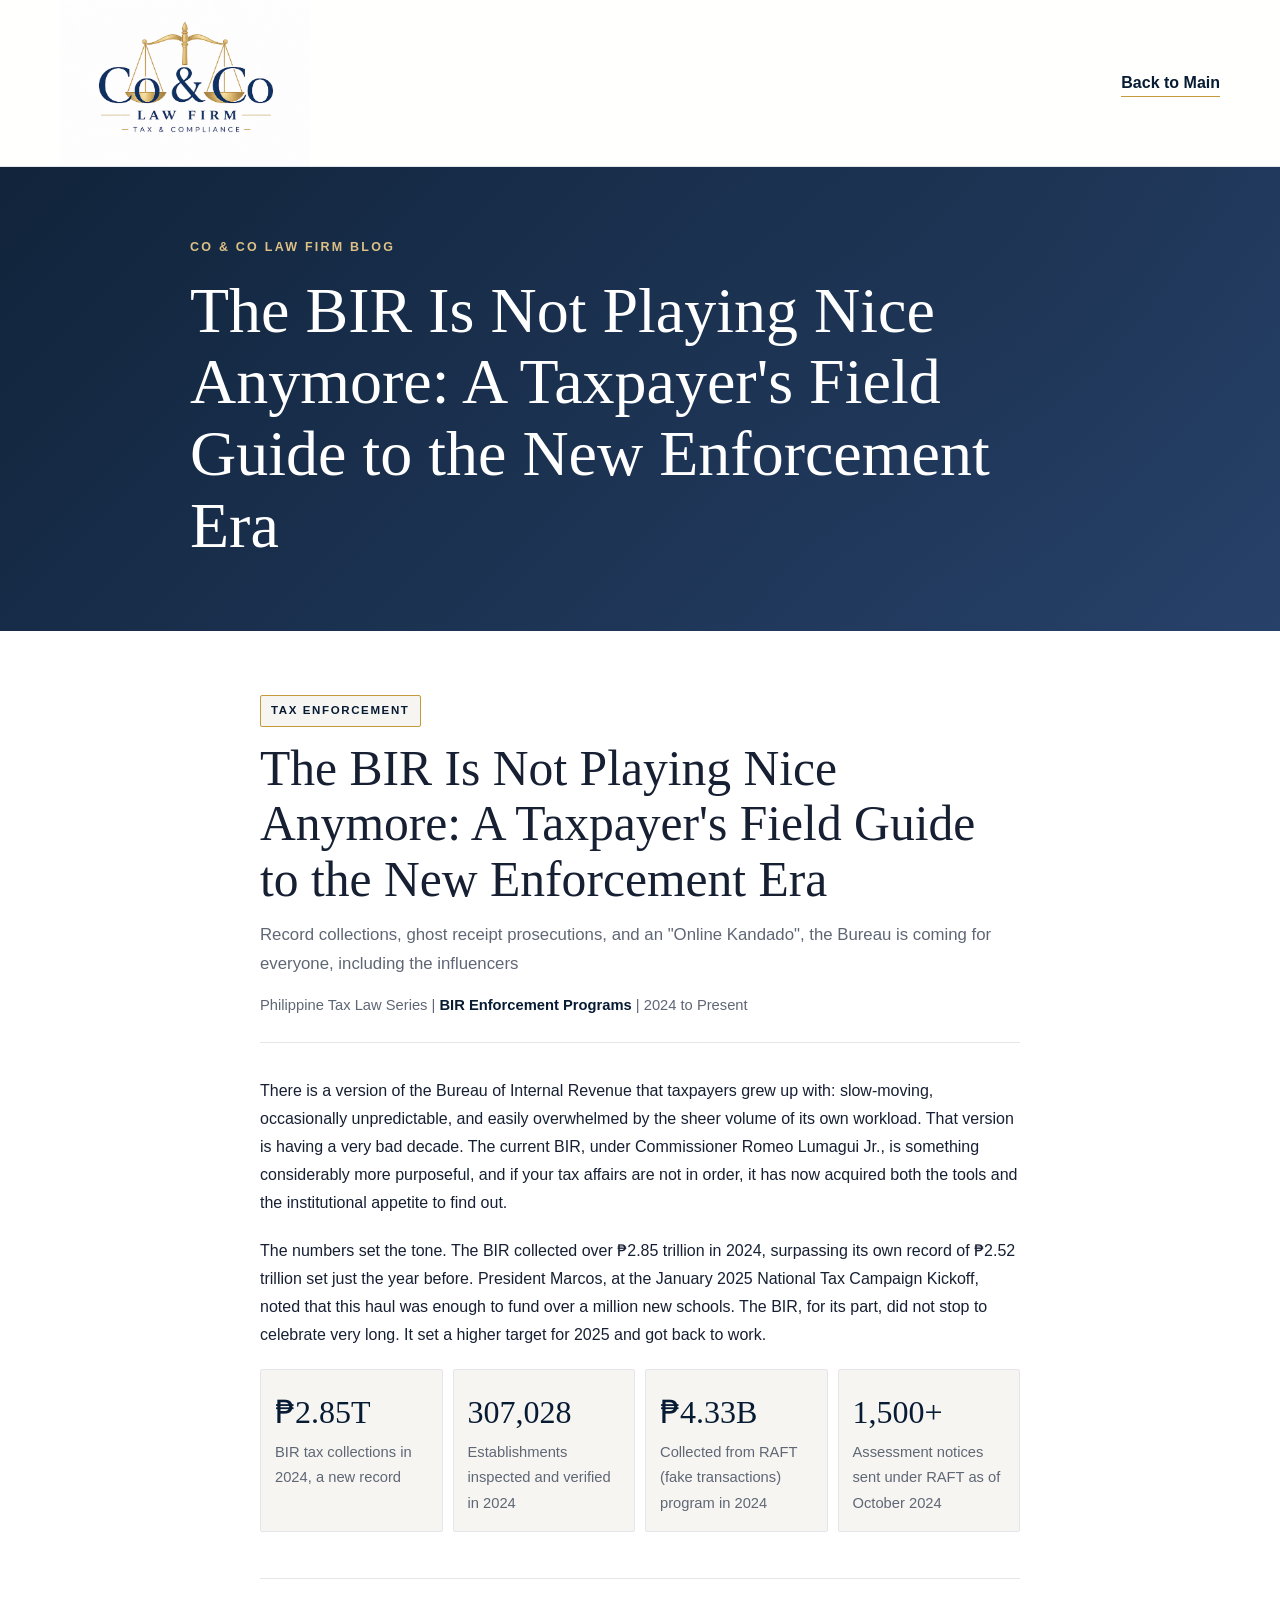
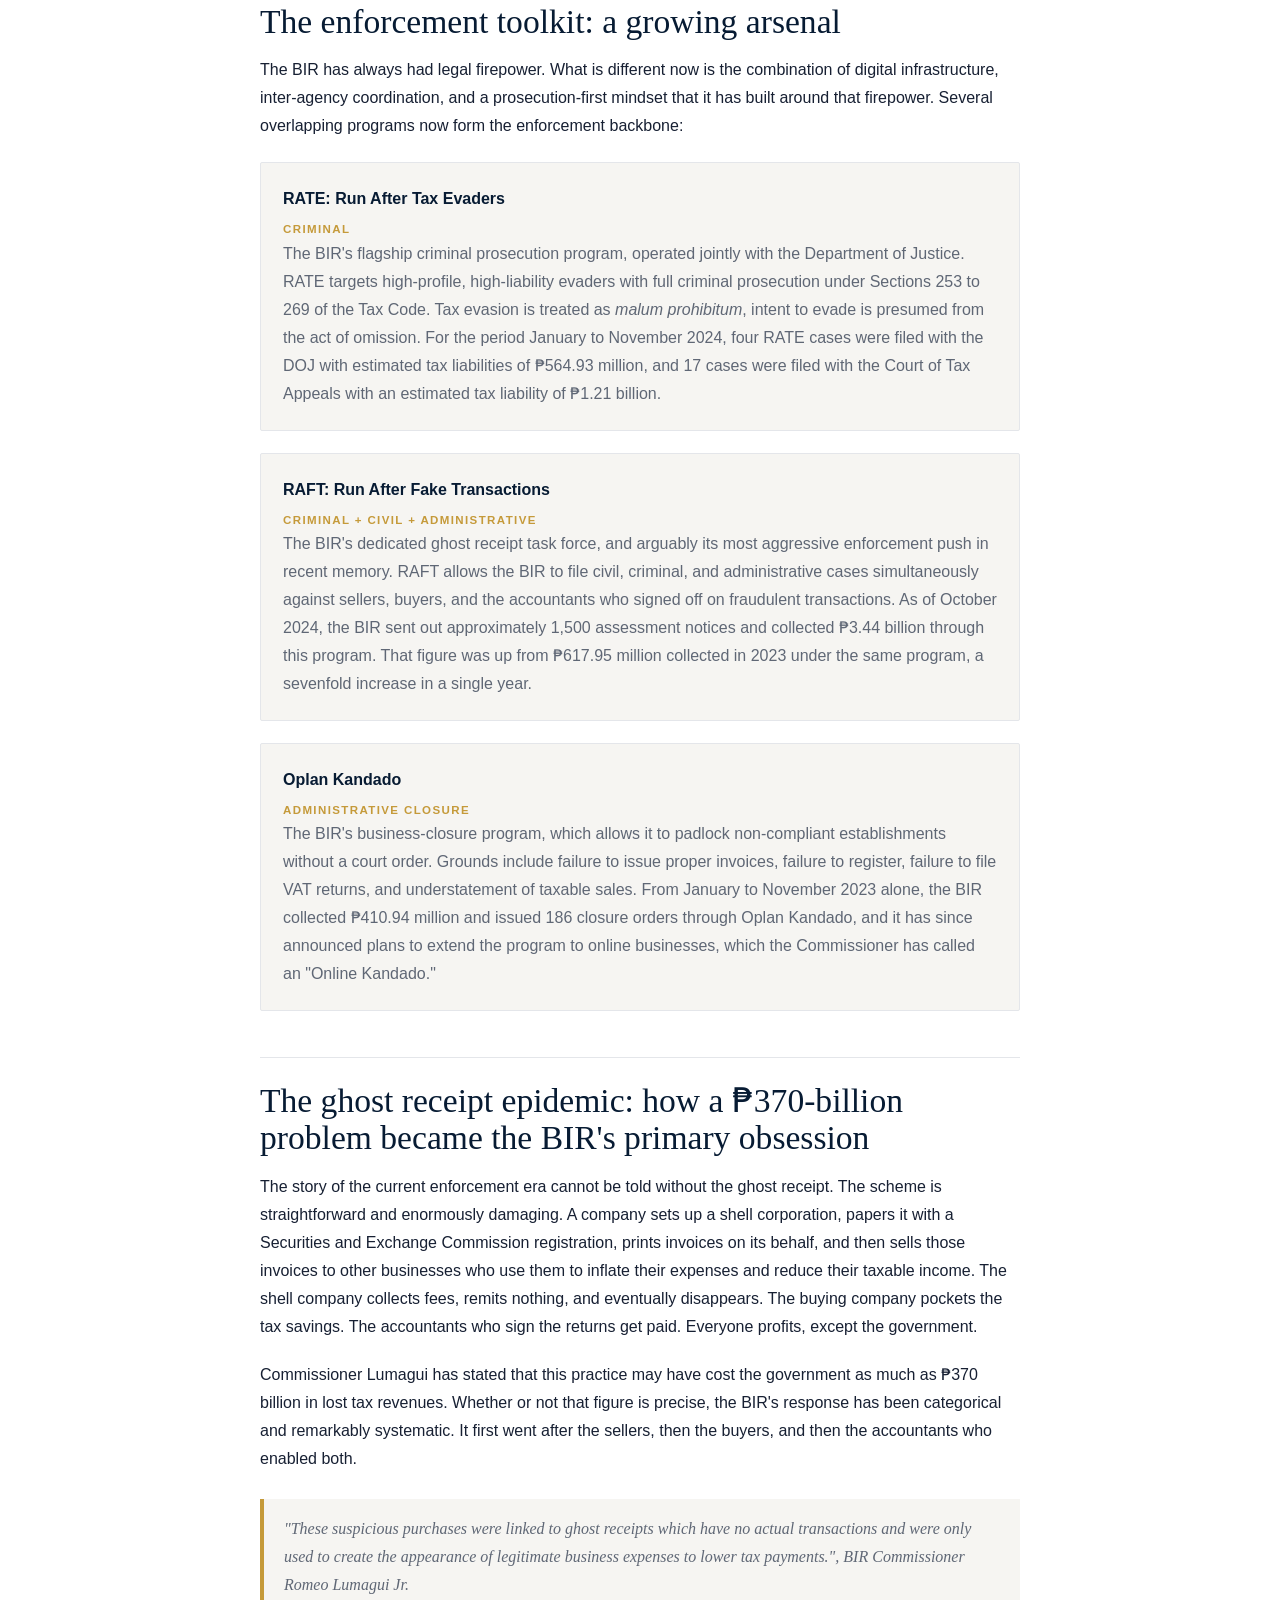
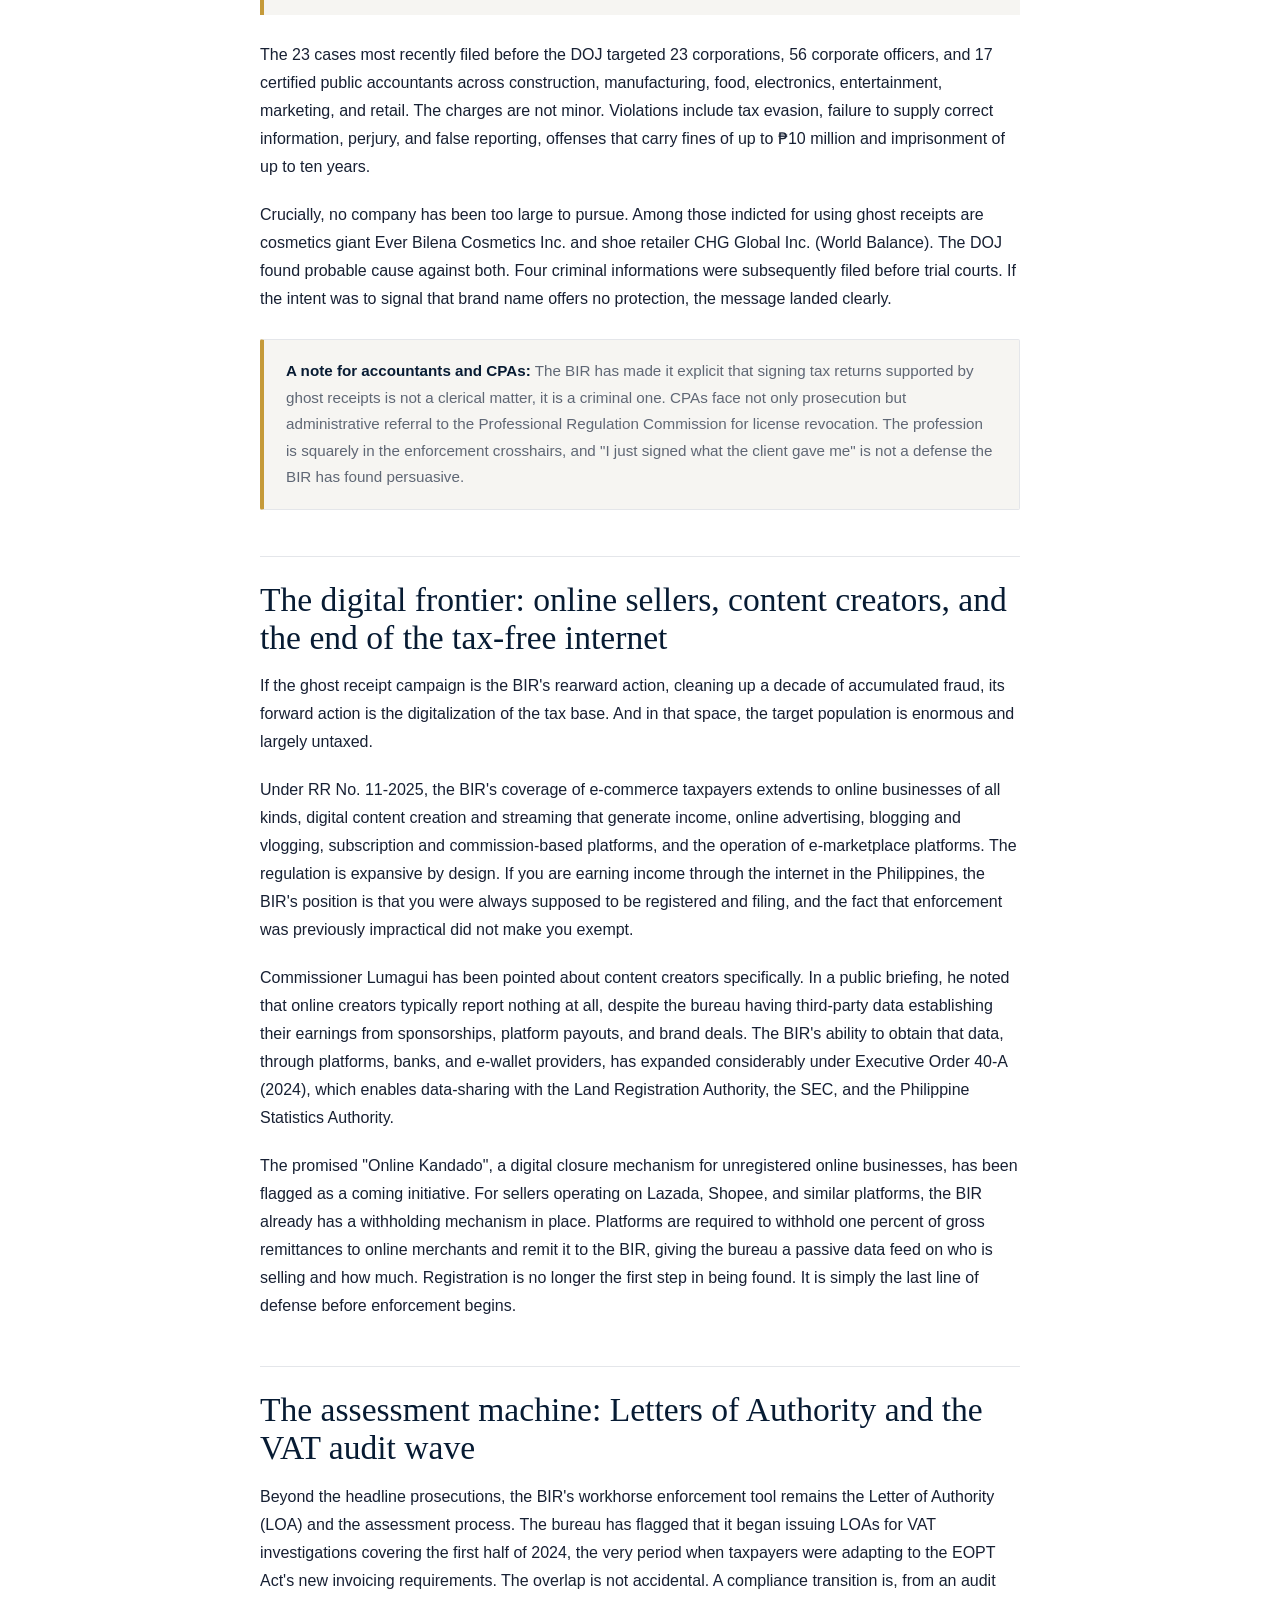
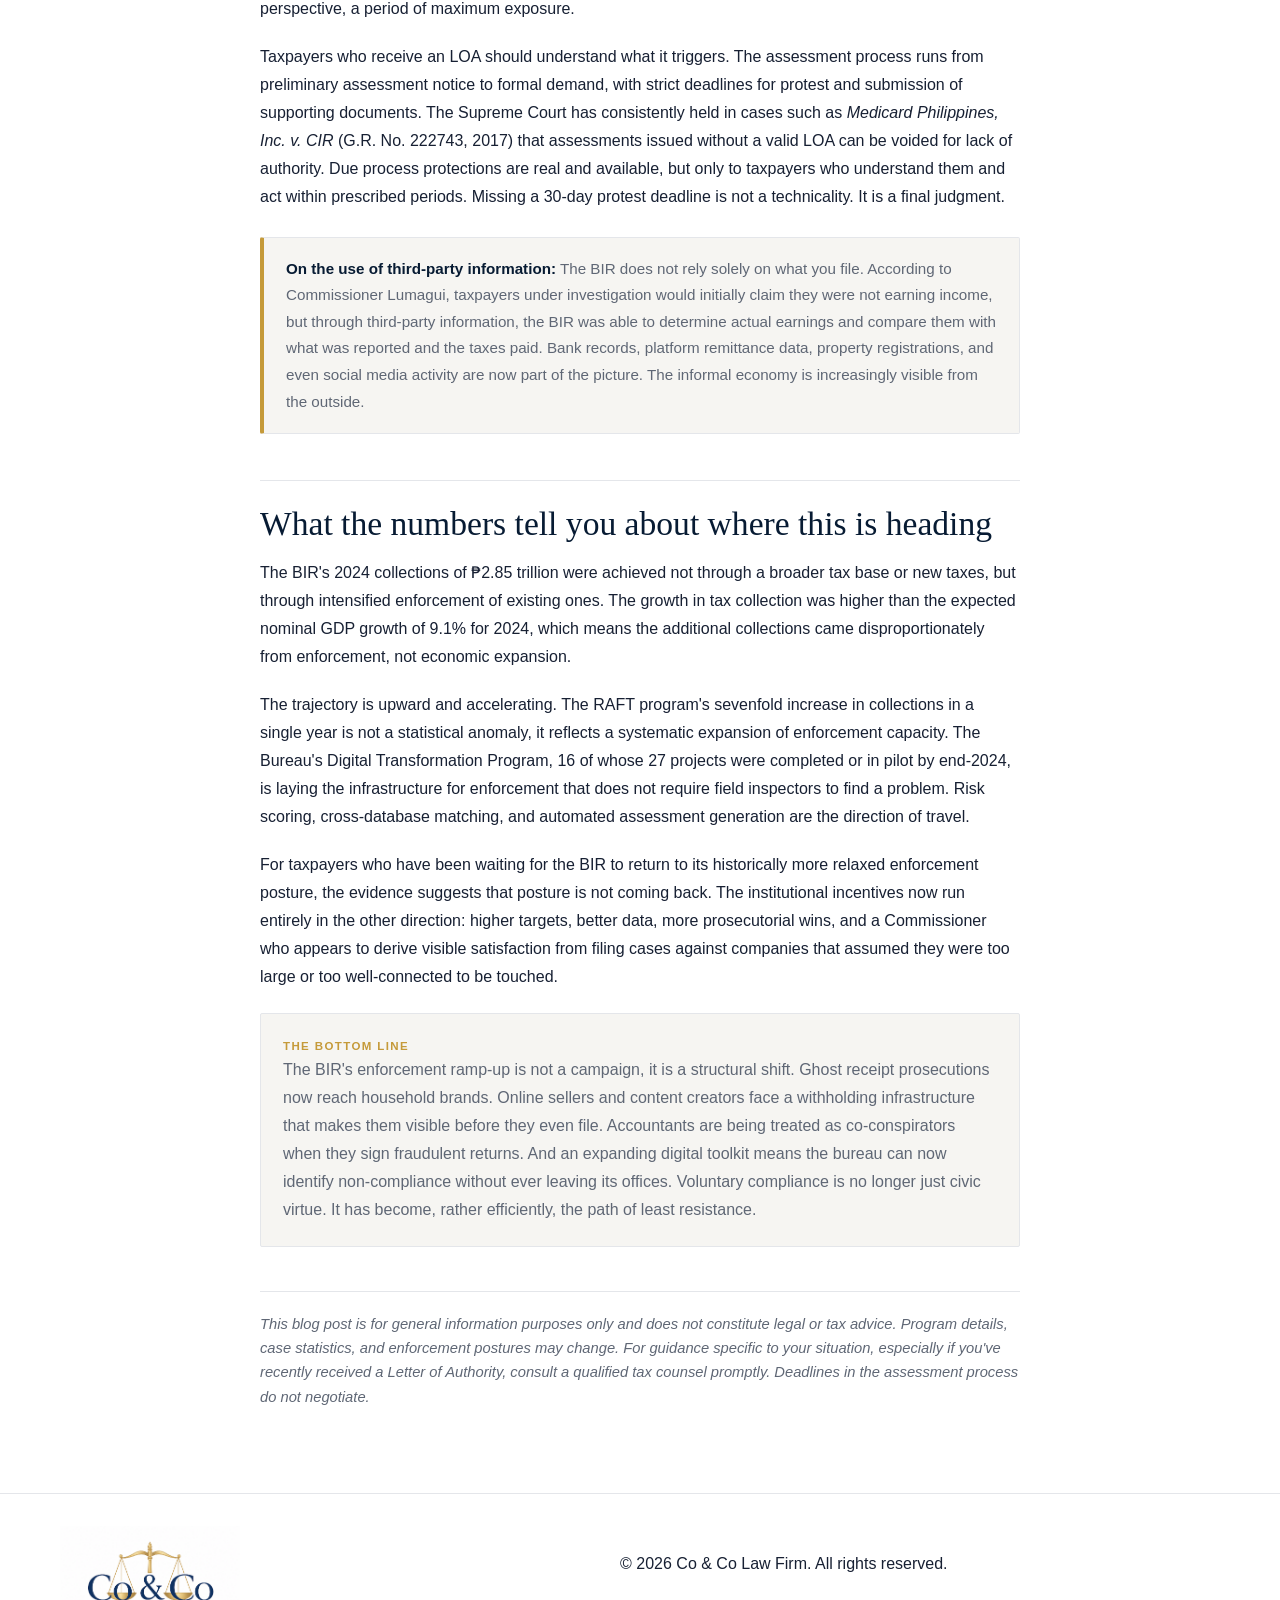
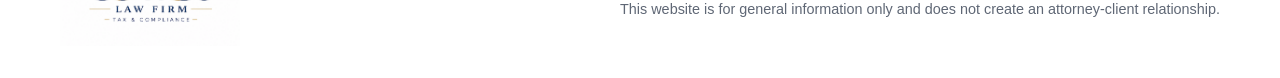
<file: bir-tax-enforcement-crackdown-blog-themed.html>
<!DOCTYPE html>
<html lang="en">
<head>
  <meta charset="UTF-8" />
  <meta name="viewport" content="width=device-width, initial-scale=1.0" />

  <title>BIR Tax Enforcement Crackdown | Co &amp; Co Law Firm</title>
  <meta name="description" content="A practical guide to the BIR&#x27;s current enforcement push, including RATE, RAFT, Oplan Kandado, ghost receipts, online sellers, and VAT audit risks." />

  <style>

    :root {
      --navy: #0a2856;
      --navy-deep: #071b33;
      --gold: #c59a3a;
      --gold-soft: #dcc085;
      --paper: #f6f5f2;
      --white: #ffffff;
      --ink: #172033;
      --muted: #5f6775;
      --line: #e4e6ea;
      --shadow: 0 14px 40px rgba(7, 27, 51, 0.08);

      --color-border-primary: #e4e6ea;
      --color-border-secondary: #e4e6ea;
      --color-border-tertiary: #e4e6ea;
      --color-border-warning: #c59a3a;
      --color-border-danger: #c59a3a;
      --color-border-info: #c59a3a;

      --color-text-primary: #172033;
      --color-text-secondary: #5f6775;
      --color-text-tertiary: #7b8493;
      --color-text-danger: #0a2856;
      --color-text-info: #0a2856;

      --color-background-secondary: #f6f5f2;
      --color-background-danger: #f6f5f2;
      --color-background-info: #f6f5f2;

      --border-radius-md: 2px;
      --border-radius-lg: 2px;
    }

    * {
      box-sizing: border-box;
    }

    html {
      scroll-behavior: smooth;
    }

    body {
      margin: 0;
      font-family: Arial, Helvetica, sans-serif;
      color: var(--ink);
      background: var(--paper);
      line-height: 1.7;
    }

    img {
      max-width: 100%;
      display: block;
    }

    a {
      color: inherit;
      text-decoration: none;
    }

    p {
      margin: 0 0 20px;
    }

    h1,
    h2,
    h3,
    .blog-title,
    .section-title {
      font-family: Georgia, "Times New Roman", serif;
      font-weight: 500;
      line-height: 1.12;
    }

    .site-header {
      background: rgba(255, 255, 255, 0.96);
      border-bottom: 1px solid var(--line);
    }

    .header-inner {
      min-height: 98px;
      display: flex;
      align-items: center;
      justify-content: space-between;
      gap: 24px;
      width: min(1160px, calc(100% - 40px));
      margin: 0 auto;
    }

    .brand-logo {
      width: 250px;
      height: auto;
    }

    .back-link {
      color: var(--navy-deep);
      font-weight: 700;
      border-bottom: 1px solid var(--gold);
    }

    .article-hero {
      background:
        linear-gradient(135deg, rgba(7, 27, 51, 0.96), rgba(10, 40, 86, 0.88)),
        radial-gradient(circle at 80% 25%, rgba(197, 154, 58, 0.18), transparent 30%);
      color: var(--white);
      padding: 70px 0;
    }

    .article-hero-inner {
      width: min(900px, calc(100% - 40px));
      margin: 0 auto;
    }

    .article-hero .eyebrow {
      color: var(--gold-soft);
      font-size: 0.78rem;
      letter-spacing: 0.18em;
      text-transform: uppercase;
      font-weight: 700;
      margin-bottom: 16px;
    }

    .article-hero h1 {
      max-width: 900px;
      margin: 0;
      font-size: clamp(2.2rem, 5vw, 4.2rem);
    }

    .article-shell {
      width: min(900px, calc(100% - 40px));
      margin: 0 auto;
      padding: 64px 0 84px;
      background: var(--white);
    }

    main {
      background: var(--white);
    }

    .blog-wrap {
      max-width: 760px;
      padding: 0;
      margin: 0 auto;
      font-family: Arial, Helvetica, sans-serif;
    }

    .blog-header {
      border-bottom: 1px solid var(--line);
      padding-bottom: 24px;
      margin-bottom: 34px;
    }

    .blog-tag {
      display: inline-block;
      margin-bottom: 14px;
      padding: 5px 10px;
      border: 1px solid var(--gold);
      background: var(--paper);
      color: var(--navy-deep);
      font-size: 0.72rem;
      letter-spacing: 0.14em;
      text-transform: uppercase;
      font-weight: 700;
      border-radius: 2px;
    }

    .blog-title {
      margin: 0 0 14px;
      color: var(--ink);
      font-size: clamp(2rem, 4vw, 3.1rem);
    }

    .blog-subtitle {
      margin: 0 0 14px;
      color: var(--muted);
      font-size: 1.05rem;
      font-style: normal;
      font-family: Arial, Helvetica, sans-serif;
    }

    .byline {
      color: var(--muted);
      font-size: 0.92rem;
    }

    .byline span {
      color: var(--navy-deep);
      font-weight: 700;
    }

    .blog-body {
      color: var(--ink);
      font-size: 1rem;
      line-height: 1.75;
    }

    .blog-body p {
      margin-bottom: 20px;
    }

    .section-title {
      margin: 46px 0 16px;
      padding-top: 24px;
      border-top: 1px solid var(--line);
      color: var(--navy-deep);
      font-size: clamp(1.55rem, 3vw, 2.1rem);
    }

    .callout,
    .verdict,
    .case-card,
    .program-card,
    .stat-card,
    .req-item,
    .service-pill {
      background: var(--paper);
      border: 1px solid var(--line);
      border-radius: 2px;
      box-shadow: none;
    }

    .callout {
      border-left: 4px solid var(--gold);
      padding: 18px 22px;
      margin: 26px 0;
      color: var(--muted);
      font-size: 0.95rem;
    }

    .callout strong {
      color: var(--navy-deep);
    }

    .services-grid,
    .requirements-grid,
    .stat-row {
      display: grid;
      grid-template-columns: repeat(auto-fit, minmax(160px, 1fr));
      gap: 10px;
      margin: 20px 0 28px;
    }

    .service-pill,
    .req-item,
    .stat-card {
      padding: 14px;
      color: var(--muted);
      font-size: 0.92rem;
    }

    .req-label,
    .verdict-label,
    .program-tag {
      color: var(--gold);
      font-size: 0.72rem;
      letter-spacing: 0.12em;
      text-transform: uppercase;
      font-weight: 700;
    }

    .case-card,
    .program-card,
    .verdict {
      padding: 22px;
      margin: 22px 0;
    }

    .case-title,
    .program-name {
      color: var(--navy-deep);
      font-weight: 700;
      margin-bottom: 6px;
    }

    .case-gr,
    .case-body,
    .program-body,
    .verdict-text,
    .stat-label {
      color: var(--muted);
    }

    .stat-num {
      font-family: Georgia, "Times New Roman", serif;
      color: var(--navy-deep);
      font-size: 2rem;
    }

    .inline-quote {
      border-left: 4px solid var(--gold);
      margin: 26px 0;
      padding: 16px 20px;
      color: var(--muted);
      background: var(--paper);
      font-style: italic;
      font-family: Georgia, "Times New Roman", serif;
    }

    .stamp {
      display: inline-block;
      border: 1px solid var(--gold);
      color: var(--navy-deep);
      background: var(--paper);
      border-radius: 2px;
      padding: 2px 7px;
      font-size: 0.78rem;
      font-weight: 700;
      letter-spacing: 0.06em;
      text-transform: uppercase;
      transform: none;
    }

    .footnote {
      margin-top: 44px;
      padding-top: 20px;
      border-top: 1px solid var(--line);
      color: var(--muted);
      font-size: 0.92rem;
      font-style: italic;
      line-height: 1.65;
    }

    .site-footer {
      padding: 32px 0;
      background: var(--white);
      border-top: 1px solid var(--line);
    }

    .footer-inner {
      width: min(1160px, calc(100% - 40px));
      margin: 0 auto;
      display: flex;
      align-items: center;
      justify-content: space-between;
      gap: 28px;
    }

    .footer-logo {
      width: 180px;
      height: auto;
    }

    .footer-note {
      color: var(--muted);
      font-size: 0.9rem;
      margin: 6px 0 0;
    }

    @media (max-width: 700px) {
      .header-inner,
      .footer-inner {
        flex-direction: column;
        align-items: flex-start;
        padding: 22px 0;
      }

      .brand-logo {
        width: 190px;
      }

      .article-hero {
        padding: 56px 0;
      }
    }

  </style>
</head>

<body>
  <header class="site-header">
    <div class="header-inner">
      <a href="index.html" aria-label="Co & Co Law Firm home">
        <img src="assets/logo.png" alt="Co & Co Law Firm logo" class="brand-logo" />
      </a>

      <a href="index.html#blog" class="back-link">Back to Main</a>
    </div>
  </header>

  <section class="article-hero">
    <div class="article-hero-inner">
      <p class="eyebrow">Co & Co Law Firm Blog</p>
      <h1>The BIR Is Not Playing Nice Anymore: A Taxpayer&#x27;s Field Guide to the New Enforcement Era</h1>
    </div>
  </section>

  <main>
    <div class="article-shell">
      <div class="blog-wrap">
  <div class="blog-header">
    <div class="blog-tag">Tax Enforcement</div>
    <h1 class="blog-title">The BIR Is Not Playing Nice Anymore: A Taxpayer's Field Guide to the New Enforcement Era</h1>
    <p class="blog-subtitle">Record collections, ghost receipt prosecutions, and an "Online Kandado", the Bureau is coming for everyone, including the influencers</p>
    <div class="byline">Philippine Tax Law Series  |  <span>BIR Enforcement Programs</span>  |  2024 to Present</div>
  </div>

  <div class="blog-body">
    <p>There is a version of the Bureau of Internal Revenue that taxpayers grew up with: slow-moving, occasionally unpredictable, and easily overwhelmed by the sheer volume of its own workload. That version is having a very bad decade. The current BIR, under Commissioner Romeo Lumagui Jr., is something considerably more purposeful, and if your tax affairs are not in order, it has now acquired both the tools and the institutional appetite to find out.</p>

    <p>The numbers set the tone. The BIR collected over ₱2.85 trillion in 2024, surpassing its own record of ₱2.52 trillion set just the year before. President Marcos, at the January 2025 National Tax Campaign Kickoff, noted that this haul was enough to fund over a million new schools. The BIR, for its part, did not stop to celebrate very long. It set a higher target for 2025 and got back to work.</p>

    <div class="stat-row">
      <div class="stat-card">
        <div class="stat-num">₱2.85T</div>
        <div class="stat-label">BIR tax collections in 2024, a new record</div>
      </div>
      <div class="stat-card">
        <div class="stat-num">307,028</div>
        <div class="stat-label">Establishments inspected and verified in 2024</div>
      </div>
      <div class="stat-card">
        <div class="stat-num">₱4.33B</div>
        <div class="stat-label">Collected from RAFT (fake transactions) program in 2024</div>
      </div>
      <div class="stat-card">
        <div class="stat-num">1,500+</div>
        <div class="stat-label">Assessment notices sent under RAFT as of October 2024</div>
      </div>
    </div>

    <div class="section-title">The enforcement toolkit: a growing arsenal</div>
    <p>The BIR has always had legal firepower. What is different now is the combination of digital infrastructure, inter-agency coordination, and a prosecution-first mindset that it has built around that firepower. Several overlapping programs now form the enforcement backbone:</p>

    <div class="program-card">
      <div class="program-name">RATE: Run After Tax Evaders</div>
      <div class="program-tag">Criminal</div>
      <div class="program-body">The BIR's flagship criminal prosecution program, operated jointly with the Department of Justice. RATE targets high-profile, high-liability evaders with full criminal prosecution under Sections 253 to 269 of the Tax Code. Tax evasion is treated as <em>malum prohibitum</em>, intent to evade is presumed from the act of omission. For the period January to November 2024, four RATE cases were filed with the DOJ with estimated tax liabilities of ₱564.93 million, and 17 cases were filed with the Court of Tax Appeals with an estimated tax liability of ₱1.21 billion.</div>
    </div>

    <div class="program-card">
      <div class="program-name">RAFT: Run After Fake Transactions</div>
      <div class="program-tag">Criminal + Civil + Administrative</div>
      <div class="program-body">The BIR's dedicated ghost receipt task force, and arguably its most aggressive enforcement push in recent memory. RAFT allows the BIR to file civil, criminal, and administrative cases simultaneously against sellers, buyers, and the accountants who signed off on fraudulent transactions. As of October 2024, the BIR sent out approximately 1,500 assessment notices and collected ₱3.44 billion through this program. That figure was up from ₱617.95 million collected in 2023 under the same program, a sevenfold increase in a single year.</div>
    </div>

    <div class="program-card">
      <div class="program-name">Oplan Kandado</div>
      <div class="program-tag">Administrative Closure</div>
      <div class="program-body">The BIR's business-closure program, which allows it to padlock non-compliant establishments without a court order. Grounds include failure to issue proper invoices, failure to register, failure to file VAT returns, and understatement of taxable sales. From January to November 2023 alone, the BIR collected ₱410.94 million and issued 186 closure orders through Oplan Kandado, and it has since announced plans to extend the program to online businesses, which the Commissioner has called an "Online Kandado."</div>
    </div>

    <div class="section-title">The ghost receipt epidemic: how a ₱370-billion problem became the BIR's primary obsession</div>
    <p>The story of the current enforcement era cannot be told without the ghost receipt. The scheme is straightforward and enormously damaging. A company sets up a shell corporation, papers it with a Securities and Exchange Commission registration, prints invoices on its behalf, and then sells those invoices to other businesses who use them to inflate their expenses and reduce their taxable income. The shell company collects fees, remits nothing, and eventually disappears. The buying company pockets the tax savings. The accountants who sign the returns get paid. Everyone profits, except the government.</p>

    <p>Commissioner Lumagui has stated that this practice may have cost the government as much as ₱370 billion in lost tax revenues. Whether or not that figure is precise, the BIR's response has been categorical and remarkably systematic. It first went after the sellers, then the buyers, and then the accountants who enabled both.</p>

    <div class="inline-quote">"These suspicious purchases were linked to ghost receipts which have no actual transactions and were only used to create the appearance of legitimate business expenses to lower tax payments.", BIR Commissioner Romeo Lumagui Jr.</div>

    <p>The 23 cases most recently filed before the DOJ targeted 23 corporations, 56 corporate officers, and 17 certified public accountants across construction, manufacturing, food, electronics, entertainment, marketing, and retail. The charges are not minor. Violations include tax evasion, failure to supply correct information, perjury, and false reporting, offenses that carry fines of up to ₱10 million and imprisonment of up to ten years.</p>

    <p>Crucially, no company has been too large to pursue. Among those indicted for using ghost receipts are cosmetics giant Ever Bilena Cosmetics Inc. and shoe retailer CHG Global Inc. (World Balance). The DOJ found probable cause against both. Four criminal informations were subsequently filed before trial courts. If the intent was to signal that brand name offers no protection, the message landed clearly.</p>

    <div class="callout"><strong>A note for accountants and CPAs:</strong> The BIR has made it explicit that signing tax returns supported by ghost receipts is not a clerical matter, it is a criminal one. CPAs face not only prosecution but administrative referral to the Professional Regulation Commission for license revocation. The profession is squarely in the enforcement crosshairs, and "I just signed what the client gave me" is not a defense the BIR has found persuasive.</div>

    <div class="section-title">The digital frontier: online sellers, content creators, and the end of the tax-free internet</div>
    <p>If the ghost receipt campaign is the BIR's rearward action, cleaning up a decade of accumulated fraud, its forward action is the digitalization of the tax base. And in that space, the target population is enormous and largely untaxed.</p>

    <p>Under RR No. 11-2025, the BIR's coverage of e-commerce taxpayers extends to online businesses of all kinds, digital content creation and streaming that generate income, online advertising, blogging and vlogging, subscription and commission-based platforms, and the operation of e-marketplace platforms. The regulation is expansive by design. If you are earning income through the internet in the Philippines, the BIR's position is that you were always supposed to be registered and filing, and the fact that enforcement was previously impractical did not make you exempt.</p>

    <p>Commissioner Lumagui has been pointed about content creators specifically. In a public briefing, he noted that online creators typically report nothing at all, despite the bureau having third-party data establishing their earnings from sponsorships, platform payouts, and brand deals. The BIR's ability to obtain that data, through platforms, banks, and e-wallet providers, has expanded considerably under Executive Order 40-A (2024), which enables data-sharing with the Land Registration Authority, the SEC, and the Philippine Statistics Authority.</p>

    <p>The promised "Online Kandado", a digital closure mechanism for unregistered online businesses, has been flagged as a coming initiative. For sellers operating on Lazada, Shopee, and similar platforms, the BIR already has a withholding mechanism in place. Platforms are required to withhold one percent of gross remittances to online merchants and remit it to the BIR, giving the bureau a passive data feed on who is selling and how much. Registration is no longer the first step in being found. It is simply the last line of defense before enforcement begins.</p>

    <div class="section-title">The assessment machine: Letters of Authority and the VAT audit wave</div>
    <p>Beyond the headline prosecutions, the BIR's workhorse enforcement tool remains the Letter of Authority (LOA) and the assessment process. The bureau has flagged that it began issuing LOAs for VAT investigations covering the first half of 2024, the very period when taxpayers were adapting to the EOPT Act's new invoicing requirements. The overlap is not accidental. A compliance transition is, from an audit perspective, a period of maximum exposure.</p>

    <p>Taxpayers who receive an LOA should understand what it triggers. The assessment process runs from preliminary assessment notice to formal demand, with strict deadlines for protest and submission of supporting documents. The Supreme Court has consistently held in cases such as <em>Medicard Philippines, Inc. v. CIR</em> (G.R. No. 222743, 2017) that assessments issued without a valid LOA can be voided for lack of authority. Due process protections are real and available, but only to taxpayers who understand them and act within prescribed periods. Missing a 30-day protest deadline is not a technicality. It is a final judgment.</p>

    <div class="callout"><strong>On the use of third-party information:</strong> The BIR does not rely solely on what you file. According to Commissioner Lumagui, taxpayers under investigation would initially claim they were not earning income, but through third-party information, the BIR was able to determine actual earnings and compare them with what was reported and the taxes paid. Bank records, platform remittance data, property registrations, and even social media activity are now part of the picture. The informal economy is increasingly visible from the outside.</div>

    <div class="section-title">What the numbers tell you about where this is heading</div>
    <p>The BIR's 2024 collections of ₱2.85 trillion were achieved not through a broader tax base or new taxes, but through intensified enforcement of existing ones. The growth in tax collection was higher than the expected nominal GDP growth of 9.1% for 2024, which means the additional collections came disproportionately from enforcement, not economic expansion.</p>

    <p>The trajectory is upward and accelerating. The RAFT program's sevenfold increase in collections in a single year is not a statistical anomaly, it reflects a systematic expansion of enforcement capacity. The Bureau's Digital Transformation Program, 16 of whose 27 projects were completed or in pilot by end-2024, is laying the infrastructure for enforcement that does not require field inspectors to find a problem. Risk scoring, cross-database matching, and automated assessment generation are the direction of travel.</p>

    <p>For taxpayers who have been waiting for the BIR to return to its historically more relaxed enforcement posture, the evidence suggests that posture is not coming back. The institutional incentives now run entirely in the other direction: higher targets, better data, more prosecutorial wins, and a Commissioner who appears to derive visible satisfaction from filing cases against companies that assumed they were too large or too well-connected to be touched.</p>

    <div class="verdict">
      <div class="verdict-label">The bottom line</div>
      <div class="verdict-text">The BIR's enforcement ramp-up is not a campaign, it is a structural shift. Ghost receipt prosecutions now reach household brands. Online sellers and content creators face a withholding infrastructure that makes them visible before they even file. Accountants are being treated as co-conspirators when they sign fraudulent returns. And an expanding digital toolkit means the bureau can now identify non-compliance without ever leaving its offices. Voluntary compliance is no longer just civic virtue. It has become, rather efficiently, the path of least resistance.</div>
    </div>
  </div>

  <div class="footnote">This blog post is for general information purposes only and does not constitute legal or tax advice. Program details, case statistics, and enforcement postures may change. For guidance specific to your situation, especially if you've recently received a Letter of Authority, consult a qualified tax counsel promptly. Deadlines in the assessment process do not negotiate.</div>
</div>
    </div>
  </main>

  <footer class="site-footer">
    <div class="footer-inner">
      <img src="assets/logo.png" alt="Co & Co Law Firm logo" class="footer-logo" />
      <div>
        <p>© <span id="year"></span> Co & Co Law Firm. All rights reserved.</p>
        <p class="footer-note">This website is for general information only and does not create an attorney-client relationship.</p>
      </div>
    </div>
  </footer>

  <script>
    const yearEl = document.getElementById("year");
    if (yearEl) {
      yearEl.textContent = new Date().getFullYear();
    }
  </script>
</body>
</html>
</file>
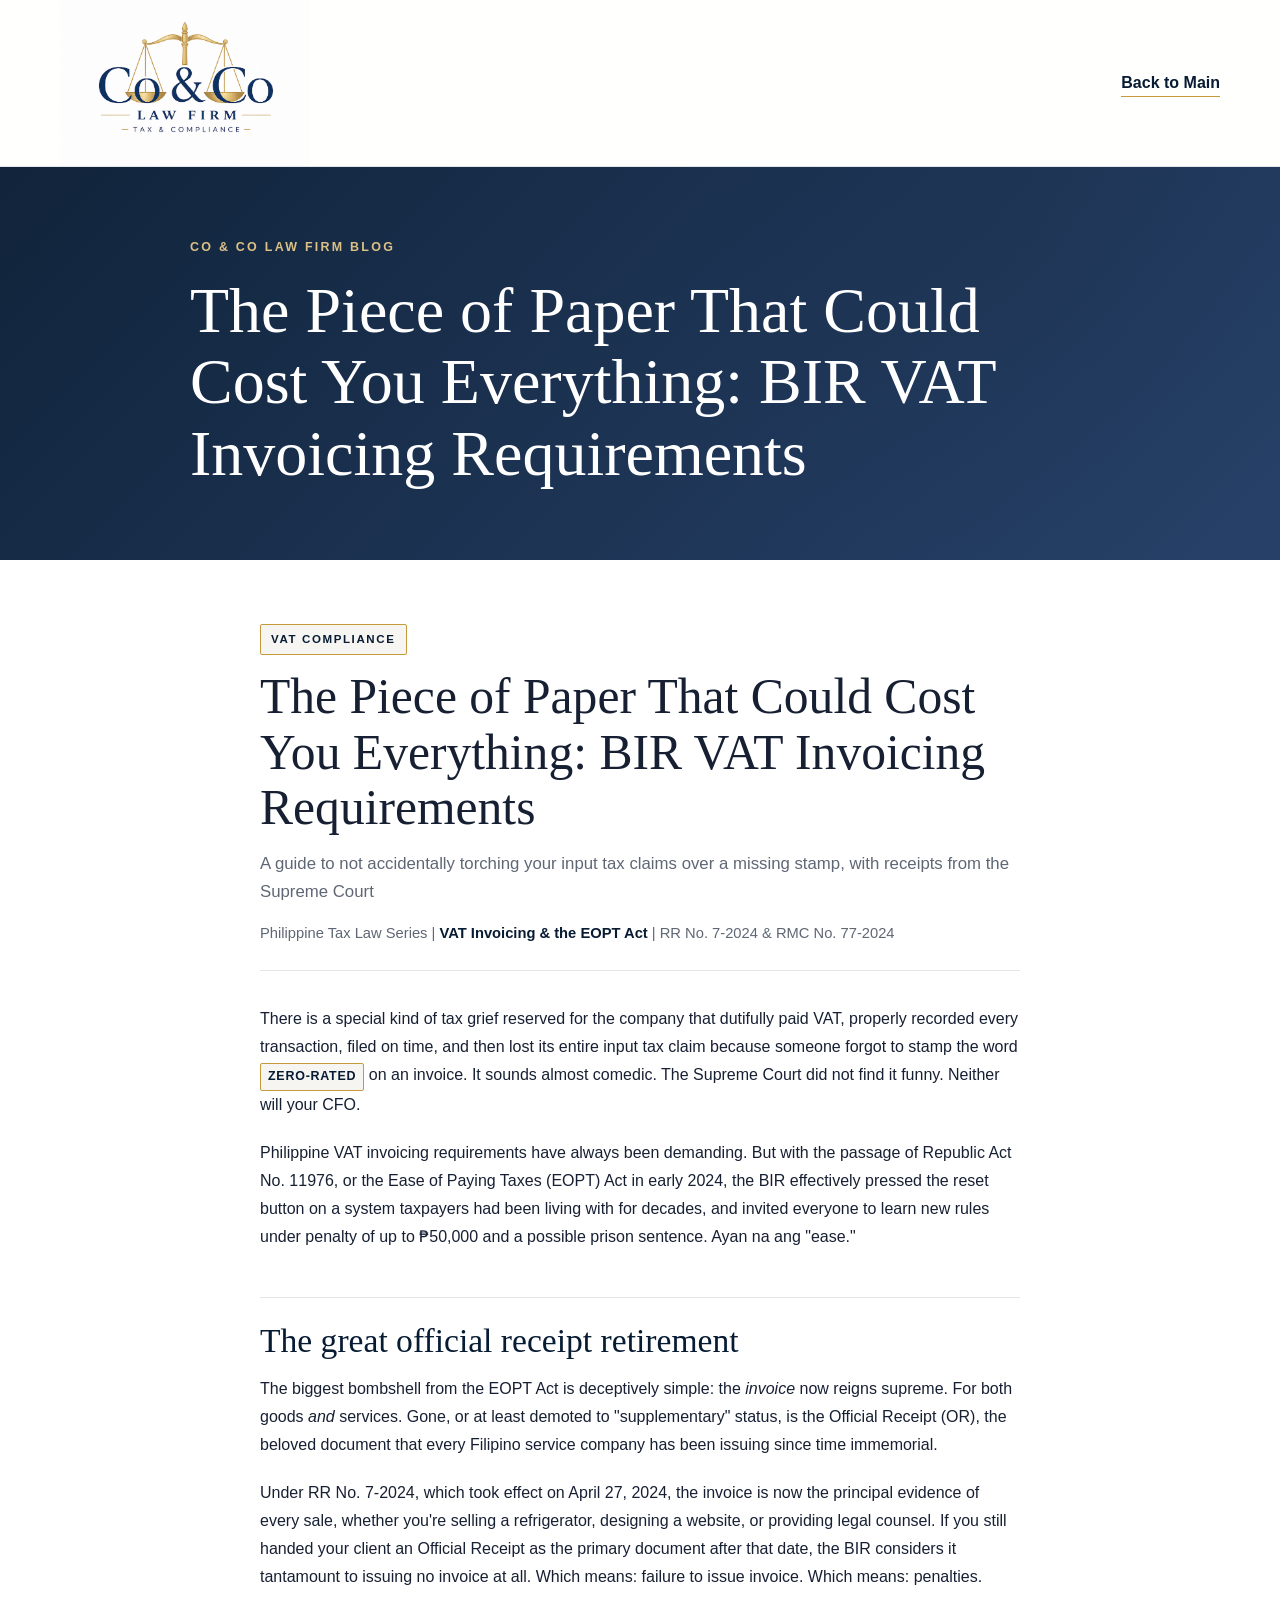
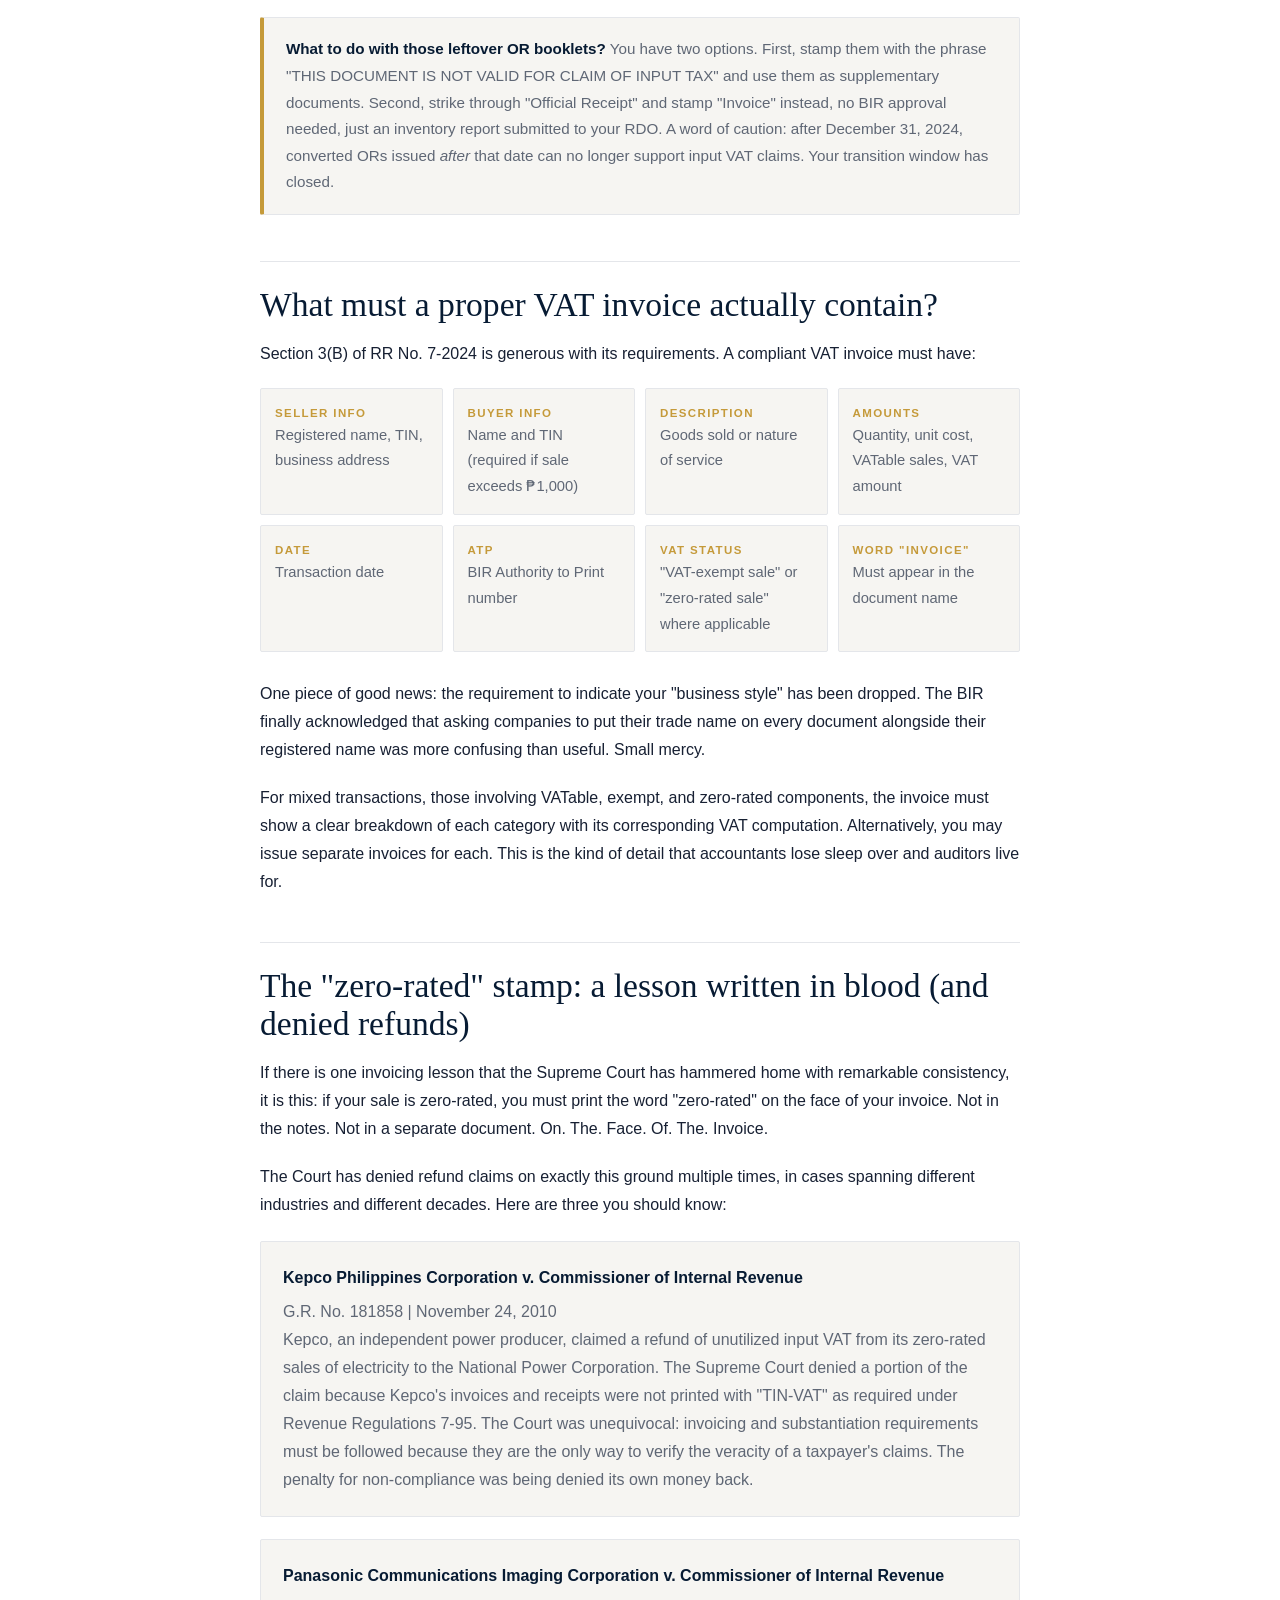
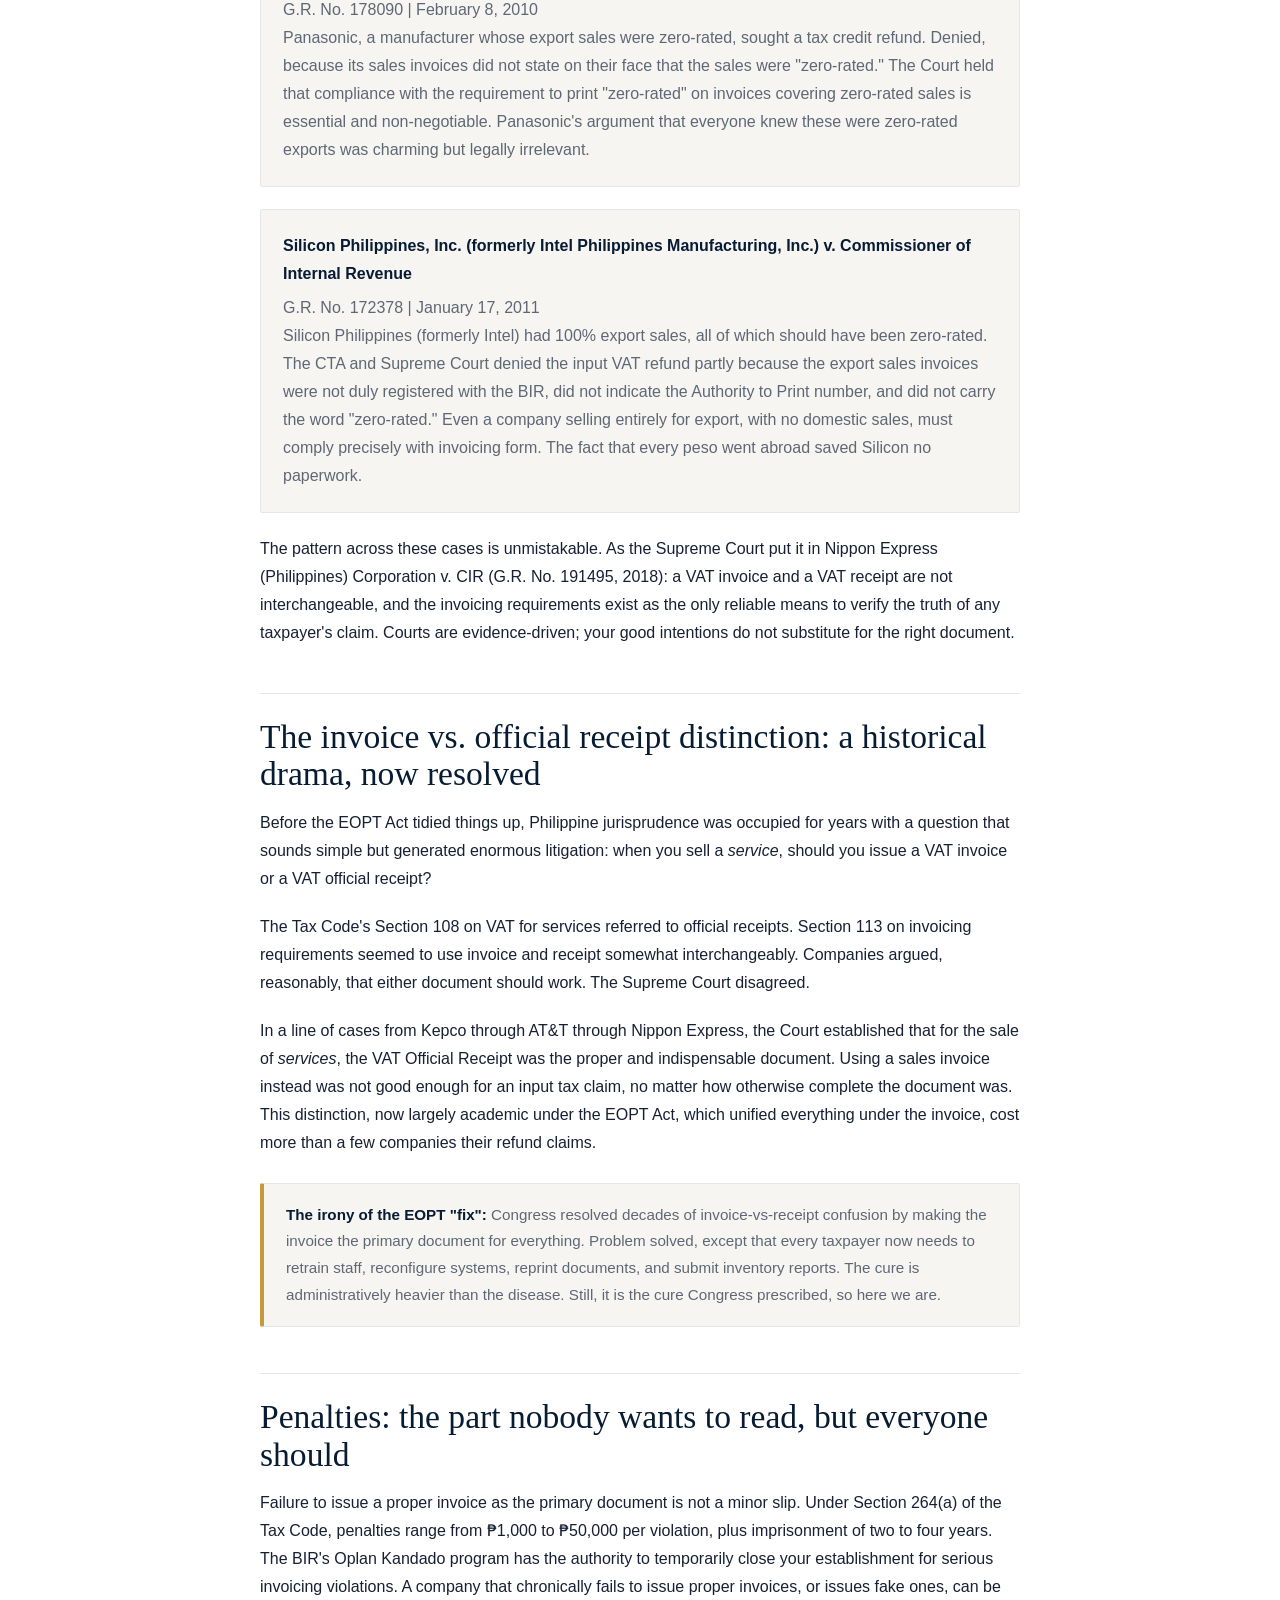
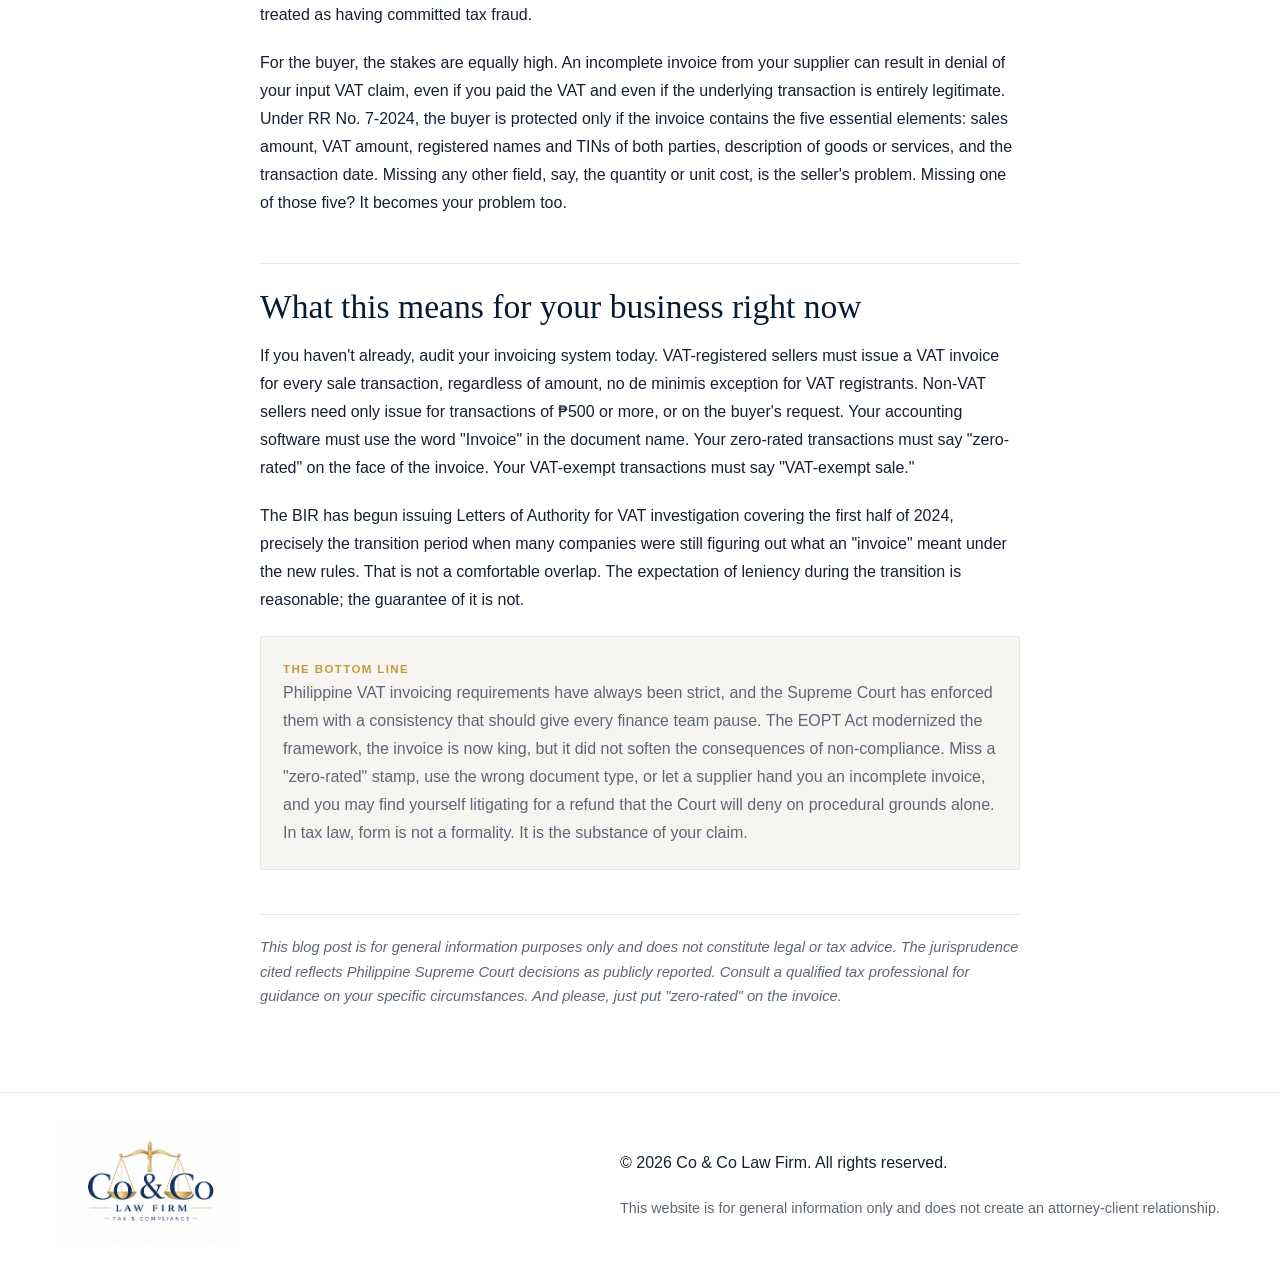
<file: bir-vat-invoicing-blog-themed.html>
<!DOCTYPE html>
<html lang="en">
<head>
  <meta charset="UTF-8" />
  <meta name="viewport" content="width=device-width, initial-scale=1.0" />

  <title>BIR VAT Invoicing Requirements | Co &amp; Co Law Firm</title>
  <meta name="description" content="A practical guide to BIR VAT invoicing requirements, the EOPT Act, RR No. 7-2024, RMC No. 77-2024, and input VAT claims." />

  <style>

    :root {
      --navy: #0a2856;
      --navy-deep: #071b33;
      --gold: #c59a3a;
      --gold-soft: #dcc085;
      --paper: #f6f5f2;
      --white: #ffffff;
      --ink: #172033;
      --muted: #5f6775;
      --line: #e4e6ea;
      --shadow: 0 14px 40px rgba(7, 27, 51, 0.08);

      --color-border-primary: #e4e6ea;
      --color-border-secondary: #e4e6ea;
      --color-border-tertiary: #e4e6ea;
      --color-border-warning: #c59a3a;
      --color-border-danger: #c59a3a;
      --color-border-info: #c59a3a;

      --color-text-primary: #172033;
      --color-text-secondary: #5f6775;
      --color-text-tertiary: #7b8493;
      --color-text-danger: #0a2856;
      --color-text-info: #0a2856;

      --color-background-secondary: #f6f5f2;
      --color-background-danger: #f6f5f2;
      --color-background-info: #f6f5f2;

      --border-radius-md: 2px;
      --border-radius-lg: 2px;
    }

    * {
      box-sizing: border-box;
    }

    html {
      scroll-behavior: smooth;
    }

    body {
      margin: 0;
      font-family: Arial, Helvetica, sans-serif;
      color: var(--ink);
      background: var(--paper);
      line-height: 1.7;
    }

    img {
      max-width: 100%;
      display: block;
    }

    a {
      color: inherit;
      text-decoration: none;
    }

    p {
      margin: 0 0 20px;
    }

    h1,
    h2,
    h3,
    .blog-title,
    .section-title {
      font-family: Georgia, "Times New Roman", serif;
      font-weight: 500;
      line-height: 1.12;
    }

    .site-header {
      background: rgba(255, 255, 255, 0.96);
      border-bottom: 1px solid var(--line);
    }

    .header-inner {
      min-height: 98px;
      display: flex;
      align-items: center;
      justify-content: space-between;
      gap: 24px;
      width: min(1160px, calc(100% - 40px));
      margin: 0 auto;
    }

    .brand-logo {
      width: 250px;
      height: auto;
    }

    .back-link {
      color: var(--navy-deep);
      font-weight: 700;
      border-bottom: 1px solid var(--gold);
    }

    .article-hero {
      background:
        linear-gradient(135deg, rgba(7, 27, 51, 0.96), rgba(10, 40, 86, 0.88)),
        radial-gradient(circle at 80% 25%, rgba(197, 154, 58, 0.18), transparent 30%);
      color: var(--white);
      padding: 70px 0;
    }

    .article-hero-inner {
      width: min(900px, calc(100% - 40px));
      margin: 0 auto;
    }

    .article-hero .eyebrow {
      color: var(--gold-soft);
      font-size: 0.78rem;
      letter-spacing: 0.18em;
      text-transform: uppercase;
      font-weight: 700;
      margin-bottom: 16px;
    }

    .article-hero h1 {
      max-width: 900px;
      margin: 0;
      font-size: clamp(2.2rem, 5vw, 4.2rem);
    }

    .article-shell {
      width: min(900px, calc(100% - 40px));
      margin: 0 auto;
      padding: 64px 0 84px;
      background: var(--white);
    }

    main {
      background: var(--white);
    }

    .blog-wrap {
      max-width: 760px;
      padding: 0;
      margin: 0 auto;
      font-family: Arial, Helvetica, sans-serif;
    }

    .blog-header {
      border-bottom: 1px solid var(--line);
      padding-bottom: 24px;
      margin-bottom: 34px;
    }

    .blog-tag {
      display: inline-block;
      margin-bottom: 14px;
      padding: 5px 10px;
      border: 1px solid var(--gold);
      background: var(--paper);
      color: var(--navy-deep);
      font-size: 0.72rem;
      letter-spacing: 0.14em;
      text-transform: uppercase;
      font-weight: 700;
      border-radius: 2px;
    }

    .blog-title {
      margin: 0 0 14px;
      color: var(--ink);
      font-size: clamp(2rem, 4vw, 3.1rem);
    }

    .blog-subtitle {
      margin: 0 0 14px;
      color: var(--muted);
      font-size: 1.05rem;
      font-style: normal;
      font-family: Arial, Helvetica, sans-serif;
    }

    .byline {
      color: var(--muted);
      font-size: 0.92rem;
    }

    .byline span {
      color: var(--navy-deep);
      font-weight: 700;
    }

    .blog-body {
      color: var(--ink);
      font-size: 1rem;
      line-height: 1.75;
    }

    .blog-body p {
      margin-bottom: 20px;
    }

    .section-title {
      margin: 46px 0 16px;
      padding-top: 24px;
      border-top: 1px solid var(--line);
      color: var(--navy-deep);
      font-size: clamp(1.55rem, 3vw, 2.1rem);
    }

    .callout,
    .verdict,
    .case-card,
    .program-card,
    .stat-card,
    .req-item,
    .service-pill {
      background: var(--paper);
      border: 1px solid var(--line);
      border-radius: 2px;
      box-shadow: none;
    }

    .callout {
      border-left: 4px solid var(--gold);
      padding: 18px 22px;
      margin: 26px 0;
      color: var(--muted);
      font-size: 0.95rem;
    }

    .callout strong {
      color: var(--navy-deep);
    }

    .services-grid,
    .requirements-grid,
    .stat-row {
      display: grid;
      grid-template-columns: repeat(auto-fit, minmax(160px, 1fr));
      gap: 10px;
      margin: 20px 0 28px;
    }

    .service-pill,
    .req-item,
    .stat-card {
      padding: 14px;
      color: var(--muted);
      font-size: 0.92rem;
    }

    .req-label,
    .verdict-label,
    .program-tag {
      color: var(--gold);
      font-size: 0.72rem;
      letter-spacing: 0.12em;
      text-transform: uppercase;
      font-weight: 700;
    }

    .case-card,
    .program-card,
    .verdict {
      padding: 22px;
      margin: 22px 0;
    }

    .case-title,
    .program-name {
      color: var(--navy-deep);
      font-weight: 700;
      margin-bottom: 6px;
    }

    .case-gr,
    .case-body,
    .program-body,
    .verdict-text,
    .stat-label {
      color: var(--muted);
    }

    .stat-num {
      font-family: Georgia, "Times New Roman", serif;
      color: var(--navy-deep);
      font-size: 2rem;
    }

    .inline-quote {
      border-left: 4px solid var(--gold);
      margin: 26px 0;
      padding: 16px 20px;
      color: var(--muted);
      background: var(--paper);
      font-style: italic;
      font-family: Georgia, "Times New Roman", serif;
    }

    .stamp {
      display: inline-block;
      border: 1px solid var(--gold);
      color: var(--navy-deep);
      background: var(--paper);
      border-radius: 2px;
      padding: 2px 7px;
      font-size: 0.78rem;
      font-weight: 700;
      letter-spacing: 0.06em;
      text-transform: uppercase;
      transform: none;
    }

    .footnote {
      margin-top: 44px;
      padding-top: 20px;
      border-top: 1px solid var(--line);
      color: var(--muted);
      font-size: 0.92rem;
      font-style: italic;
      line-height: 1.65;
    }

    .site-footer {
      padding: 32px 0;
      background: var(--white);
      border-top: 1px solid var(--line);
    }

    .footer-inner {
      width: min(1160px, calc(100% - 40px));
      margin: 0 auto;
      display: flex;
      align-items: center;
      justify-content: space-between;
      gap: 28px;
    }

    .footer-logo {
      width: 180px;
      height: auto;
    }

    .footer-note {
      color: var(--muted);
      font-size: 0.9rem;
      margin: 6px 0 0;
    }

    @media (max-width: 700px) {
      .header-inner,
      .footer-inner {
        flex-direction: column;
        align-items: flex-start;
        padding: 22px 0;
      }

      .brand-logo {
        width: 190px;
      }

      .article-hero {
        padding: 56px 0;
      }
    }

  </style>
</head>

<body>
  <header class="site-header">
    <div class="header-inner">
      <a href="index.html" aria-label="Co & Co Law Firm home">
        <img src="assets/logo.png" alt="Co & Co Law Firm logo" class="brand-logo" />
      </a>

      <a href="index.html#blog" class="back-link">Back to Main</a>
    </div>
  </header>

  <section class="article-hero">
    <div class="article-hero-inner">
      <p class="eyebrow">Co & Co Law Firm Blog</p>
      <h1>The Piece of Paper That Could Cost You Everything: BIR VAT Invoicing Requirements</h1>
    </div>
  </section>

  <main>
    <div class="article-shell">
      <div class="blog-wrap">
  <div class="blog-header">
    <div class="blog-tag">VAT Compliance</div>
    <h1 class="blog-title">The Piece of Paper That Could Cost You Everything: BIR VAT Invoicing Requirements</h1>
    <p class="blog-subtitle">A guide to not accidentally torching your input tax claims over a missing stamp, with receipts from the Supreme Court</p>
    <div class="byline">Philippine Tax Law Series  |  <span>VAT Invoicing & the EOPT Act</span>  |  RR No. 7-2024 &amp; RMC No. 77-2024</div>
  </div>

  <div class="blog-body">
    <p>There is a special kind of tax grief reserved for the company that dutifully paid VAT, properly recorded every transaction, filed on time, and then lost its entire input tax claim because someone forgot to stamp the word <span class="stamp">zero-rated</span> on an invoice. It sounds almost comedic. The Supreme Court did not find it funny. Neither will your CFO.</p>

    <p>Philippine VAT invoicing requirements have always been demanding. But with the passage of Republic Act No. 11976, or the Ease of Paying Taxes (EOPT) Act in early 2024, the BIR effectively pressed the reset button on a system taxpayers had been living with for decades, and invited everyone to learn new rules under penalty of up to ₱50,000 and a possible prison sentence. Ayan na ang "ease."</p>

    <div class="section-title">The great official receipt retirement</div>
    <p>The biggest bombshell from the EOPT Act is deceptively simple: the <em>invoice</em> now reigns supreme. For both goods <em>and</em> services. Gone, or at least demoted to "supplementary" status, is the Official Receipt (OR), the beloved document that every Filipino service company has been issuing since time immemorial.</p>

    <p>Under RR No. 7-2024, which took effect on April 27, 2024, the invoice is now the principal evidence of every sale, whether you're selling a refrigerator, designing a website, or providing legal counsel. If you still handed your client an Official Receipt as the primary document after that date, the BIR considers it tantamount to issuing no invoice at all. Which means: failure to issue invoice. Which means: penalties.</p>

    <div class="callout"><strong>What to do with those leftover OR booklets?</strong> You have two options. First, stamp them with the phrase "THIS DOCUMENT IS NOT VALID FOR CLAIM OF INPUT TAX" and use them as supplementary documents. Second, strike through "Official Receipt" and stamp "Invoice" instead, no BIR approval needed, just an inventory report submitted to your RDO. A word of caution: after December 31, 2024, converted ORs issued <em>after</em> that date can no longer support input VAT claims. Your transition window has closed.</div>

    <div class="section-title">What must a proper VAT invoice actually contain?</div>
    <p>Section 3(B) of RR No. 7-2024 is generous with its requirements. A compliant VAT invoice must have:</p>

    <div class="requirements-grid">
      <div class="req-item"><div class="req-label">Seller info</div>Registered name, TIN, business address</div>
      <div class="req-item"><div class="req-label">Buyer info</div>Name and TIN (required if sale exceeds ₱1,000)</div>
      <div class="req-item"><div class="req-label">Description</div>Goods sold or nature of service</div>
      <div class="req-item"><div class="req-label">Amounts</div>Quantity, unit cost, VATable sales, VAT amount</div>
      <div class="req-item"><div class="req-label">Date</div>Transaction date</div>
      <div class="req-item"><div class="req-label">ATP</div>BIR Authority to Print number</div>
      <div class="req-item"><div class="req-label">VAT status</div>"VAT-exempt sale" or "zero-rated sale" where applicable</div>
      <div class="req-item"><div class="req-label">Word "Invoice"</div>Must appear in the document name</div>
    </div>

    <p>One piece of good news: the requirement to indicate your "business style" has been dropped. The BIR finally acknowledged that asking companies to put their trade name on every document alongside their registered name was more confusing than useful. Small mercy.</p>

    <p>For mixed transactions, those involving VATable, exempt, and zero-rated components, the invoice must show a clear breakdown of each category with its corresponding VAT computation. Alternatively, you may issue separate invoices for each. This is the kind of detail that accountants lose sleep over and auditors live for.</p>

    <div class="section-title">The "zero-rated" stamp: a lesson written in blood (and denied refunds)</div>
    <p>If there is one invoicing lesson that the Supreme Court has hammered home with remarkable consistency, it is this: if your sale is zero-rated, you must print the word "zero-rated" on the face of your invoice. Not in the notes. Not in a separate document. On. The. Face. Of. The. Invoice.</p>

    <p>The Court has denied refund claims on exactly this ground multiple times, in cases spanning different industries and different decades. Here are three you should know:</p>

    <div class="case-card">
      <div class="case-title">Kepco Philippines Corporation v. Commissioner of Internal Revenue</div>
      <div class="case-gr">G.R. No. 181858  |  November 24, 2010</div>
      <div class="case-body">Kepco, an independent power producer, claimed a refund of unutilized input VAT from its zero-rated sales of electricity to the National Power Corporation. The Supreme Court denied a portion of the claim because Kepco's invoices and receipts were not printed with "TIN-VAT" as required under Revenue Regulations 7-95. The Court was unequivocal: invoicing and substantiation requirements must be followed because they are the only way to verify the veracity of a taxpayer's claims. The penalty for non-compliance was being denied its own money back.</div>
    </div>

    <div class="case-card">
      <div class="case-title">Panasonic Communications Imaging Corporation v. Commissioner of Internal Revenue</div>
      <div class="case-gr">G.R. No. 178090  |  February 8, 2010</div>
      <div class="case-body">Panasonic, a manufacturer whose export sales were zero-rated, sought a tax credit refund. Denied, because its sales invoices did not state on their face that the sales were "zero-rated." The Court held that compliance with the requirement to print "zero-rated" on invoices covering zero-rated sales is essential and non-negotiable. Panasonic's argument that everyone knew these were zero-rated exports was charming but legally irrelevant.</div>
    </div>

    <div class="case-card">
      <div class="case-title">Silicon Philippines, Inc. (formerly Intel Philippines Manufacturing, Inc.) v. Commissioner of Internal Revenue</div>
      <div class="case-gr">G.R. No. 172378  |  January 17, 2011</div>
      <div class="case-body">Silicon Philippines (formerly Intel) had 100% export sales, all of which should have been zero-rated. The CTA and Supreme Court denied the input VAT refund partly because the export sales invoices were not duly registered with the BIR, did not indicate the Authority to Print number, and did not carry the word "zero-rated." Even a company selling entirely for export, with no domestic sales, must comply precisely with invoicing form. The fact that every peso went abroad saved Silicon no paperwork.</div>
    </div>

    <p>The pattern across these cases is unmistakable. As the Supreme Court put it in Nippon Express (Philippines) Corporation v. CIR (G.R. No. 191495, 2018): a VAT invoice and a VAT receipt are not interchangeable, and the invoicing requirements exist as the only reliable means to verify the truth of any taxpayer's claim. Courts are evidence-driven; your good intentions do not substitute for the right document.</p>

    <div class="section-title">The invoice vs. official receipt distinction: a historical drama, now resolved</div>
    <p>Before the EOPT Act tidied things up, Philippine jurisprudence was occupied for years with a question that sounds simple but generated enormous litigation: when you sell a <em>service</em>, should you issue a VAT invoice or a VAT official receipt?</p>

    <p>The Tax Code's Section 108 on VAT for services referred to official receipts. Section 113 on invoicing requirements seemed to use invoice and receipt somewhat interchangeably. Companies argued, reasonably, that either document should work. The Supreme Court disagreed.</p>

    <p>In a line of cases from Kepco through AT&T through Nippon Express, the Court established that for the sale of <em>services</em>, the VAT Official Receipt was the proper and indispensable document. Using a sales invoice instead was not good enough for an input tax claim, no matter how otherwise complete the document was. This distinction, now largely academic under the EOPT Act, which unified everything under the invoice, cost more than a few companies their refund claims.</p>

    <div class="callout"><strong>The irony of the EOPT "fix":</strong> Congress resolved decades of invoice-vs-receipt confusion by making the invoice the primary document for everything. Problem solved, except that every taxpayer now needs to retrain staff, reconfigure systems, reprint documents, and submit inventory reports. The cure is administratively heavier than the disease. Still, it is the cure Congress prescribed, so here we are.</div>

    <div class="section-title">Penalties: the part nobody wants to read, but everyone should</div>
    <p>Failure to issue a proper invoice as the primary document is not a minor slip. Under Section 264(a) of the Tax Code, penalties range from ₱1,000 to ₱50,000 per violation, plus imprisonment of two to four years. The BIR's Oplan Kandado program has the authority to temporarily close your establishment for serious invoicing violations. A company that chronically fails to issue proper invoices, or issues fake ones, can be treated as having committed tax fraud.</p>

    <p>For the buyer, the stakes are equally high. An incomplete invoice from your supplier can result in denial of your input VAT claim, even if you paid the VAT and even if the underlying transaction is entirely legitimate. Under RR No. 7-2024, the buyer is protected only if the invoice contains the five essential elements: sales amount, VAT amount, registered names and TINs of both parties, description of goods or services, and the transaction date. Missing any other field, say, the quantity or unit cost, is the seller's problem. Missing one of those five? It becomes your problem too.</p>

    <div class="section-title">What this means for your business right now</div>
    <p>If you haven't already, audit your invoicing system today. VAT-registered sellers must issue a VAT invoice for every sale transaction, regardless of amount, no de minimis exception for VAT registrants. Non-VAT sellers need only issue for transactions of ₱500 or more, or on the buyer's request. Your accounting software must use the word "Invoice" in the document name. Your zero-rated transactions must say "zero-rated" on the face of the invoice. Your VAT-exempt transactions must say "VAT-exempt sale."</p>

    <p>The BIR has begun issuing Letters of Authority for VAT investigation covering the first half of 2024, precisely the transition period when many companies were still figuring out what an "invoice" meant under the new rules. That is not a comfortable overlap. The expectation of leniency during the transition is reasonable; the guarantee of it is not.</p>

    <div class="verdict">
      <div class="verdict-label">The bottom line</div>
      <div class="verdict-text">Philippine VAT invoicing requirements have always been strict, and the Supreme Court has enforced them with a consistency that should give every finance team pause. The EOPT Act modernized the framework, the invoice is now king, but it did not soften the consequences of non-compliance. Miss a "zero-rated" stamp, use the wrong document type, or let a supplier hand you an incomplete invoice, and you may find yourself litigating for a refund that the Court will deny on procedural grounds alone. In tax law, form is not a formality. It is the substance of your claim.</div>
    </div>
  </div>

  <div class="footnote">This blog post is for general information purposes only and does not constitute legal or tax advice. The jurisprudence cited reflects Philippine Supreme Court decisions as publicly reported. Consult a qualified tax professional for guidance on your specific circumstances. And please, just put "zero-rated" on the invoice.</div>
</div>
    </div>
  </main>

  <footer class="site-footer">
    <div class="footer-inner">
      <img src="assets/logo.png" alt="Co & Co Law Firm logo" class="footer-logo" />
      <div>
        <p>© <span id="year"></span> Co & Co Law Firm. All rights reserved.</p>
        <p class="footer-note">This website is for general information only and does not create an attorney-client relationship.</p>
      </div>
    </div>
  </footer>

  <script>
    const yearEl = document.getElementById("year");
    if (yearEl) {
      yearEl.textContent = new Date().getFullYear();
    }
  </script>
</body>
</html>
</file>
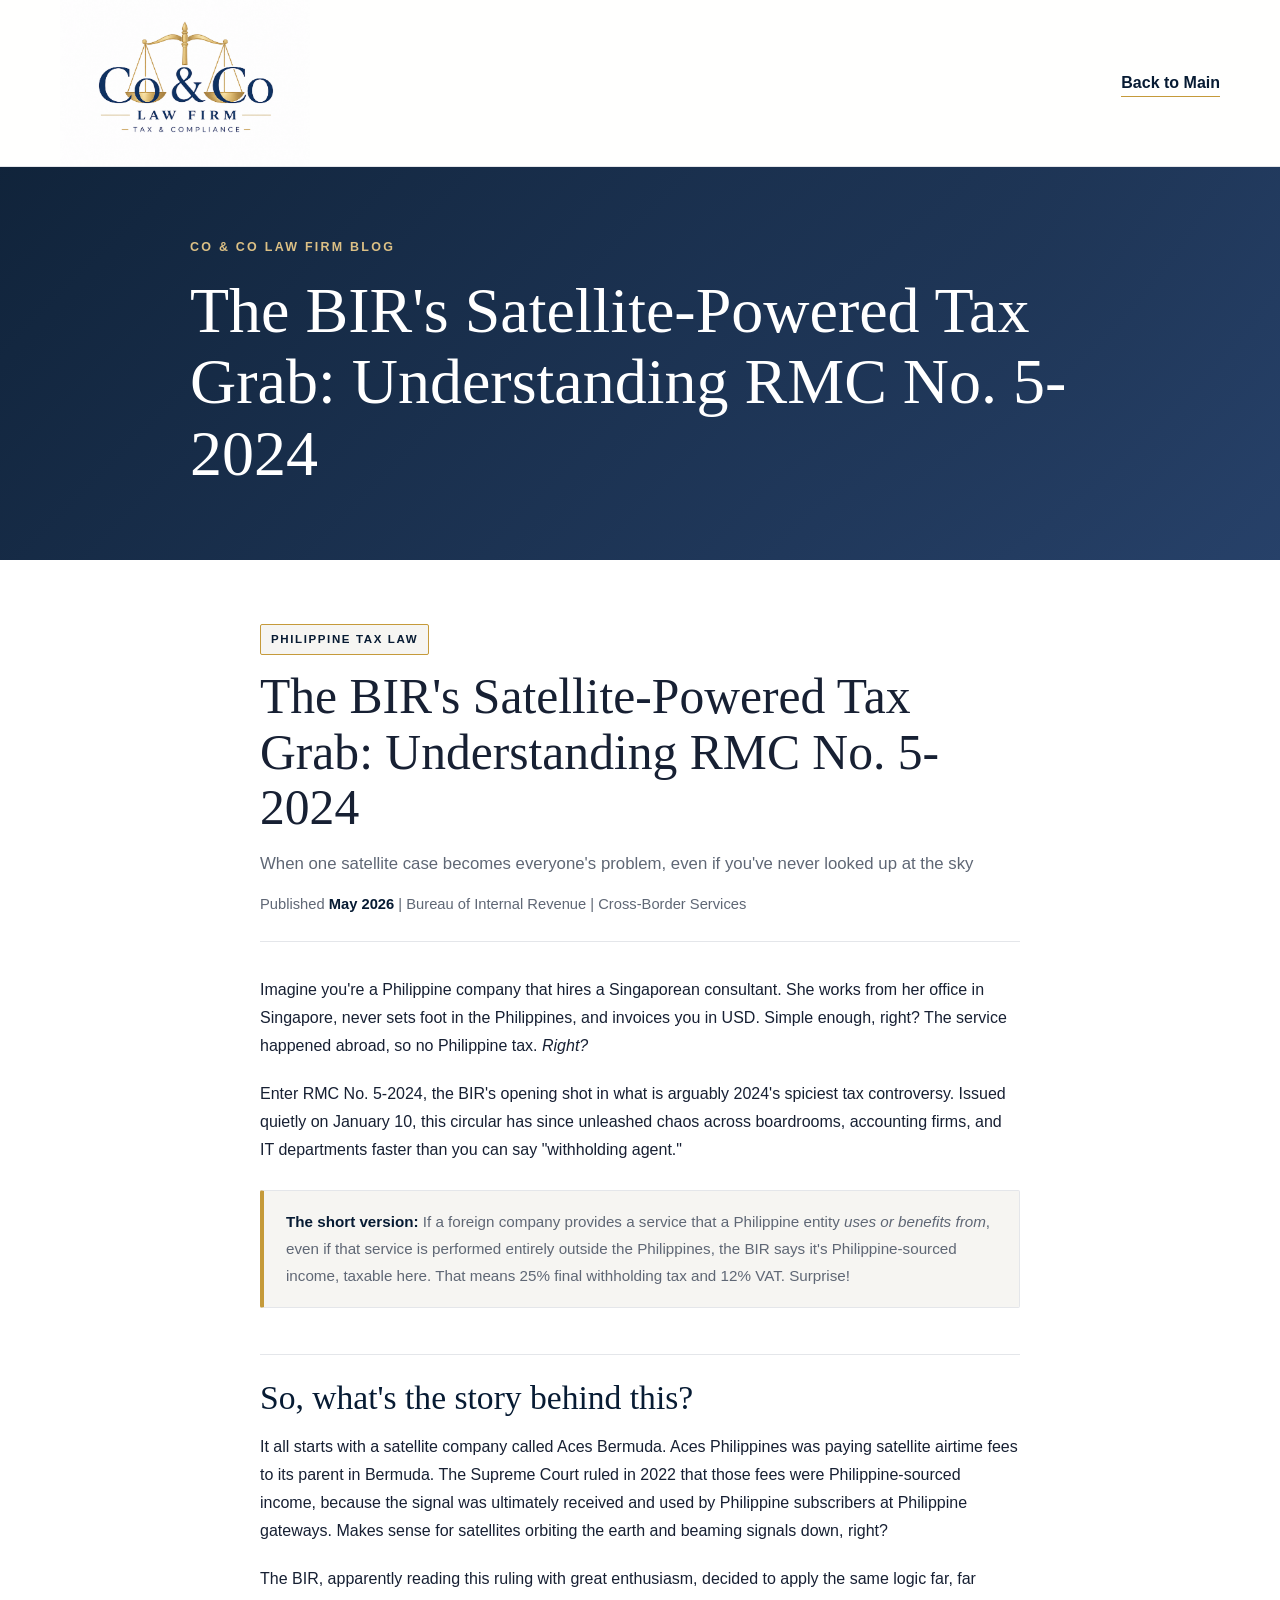
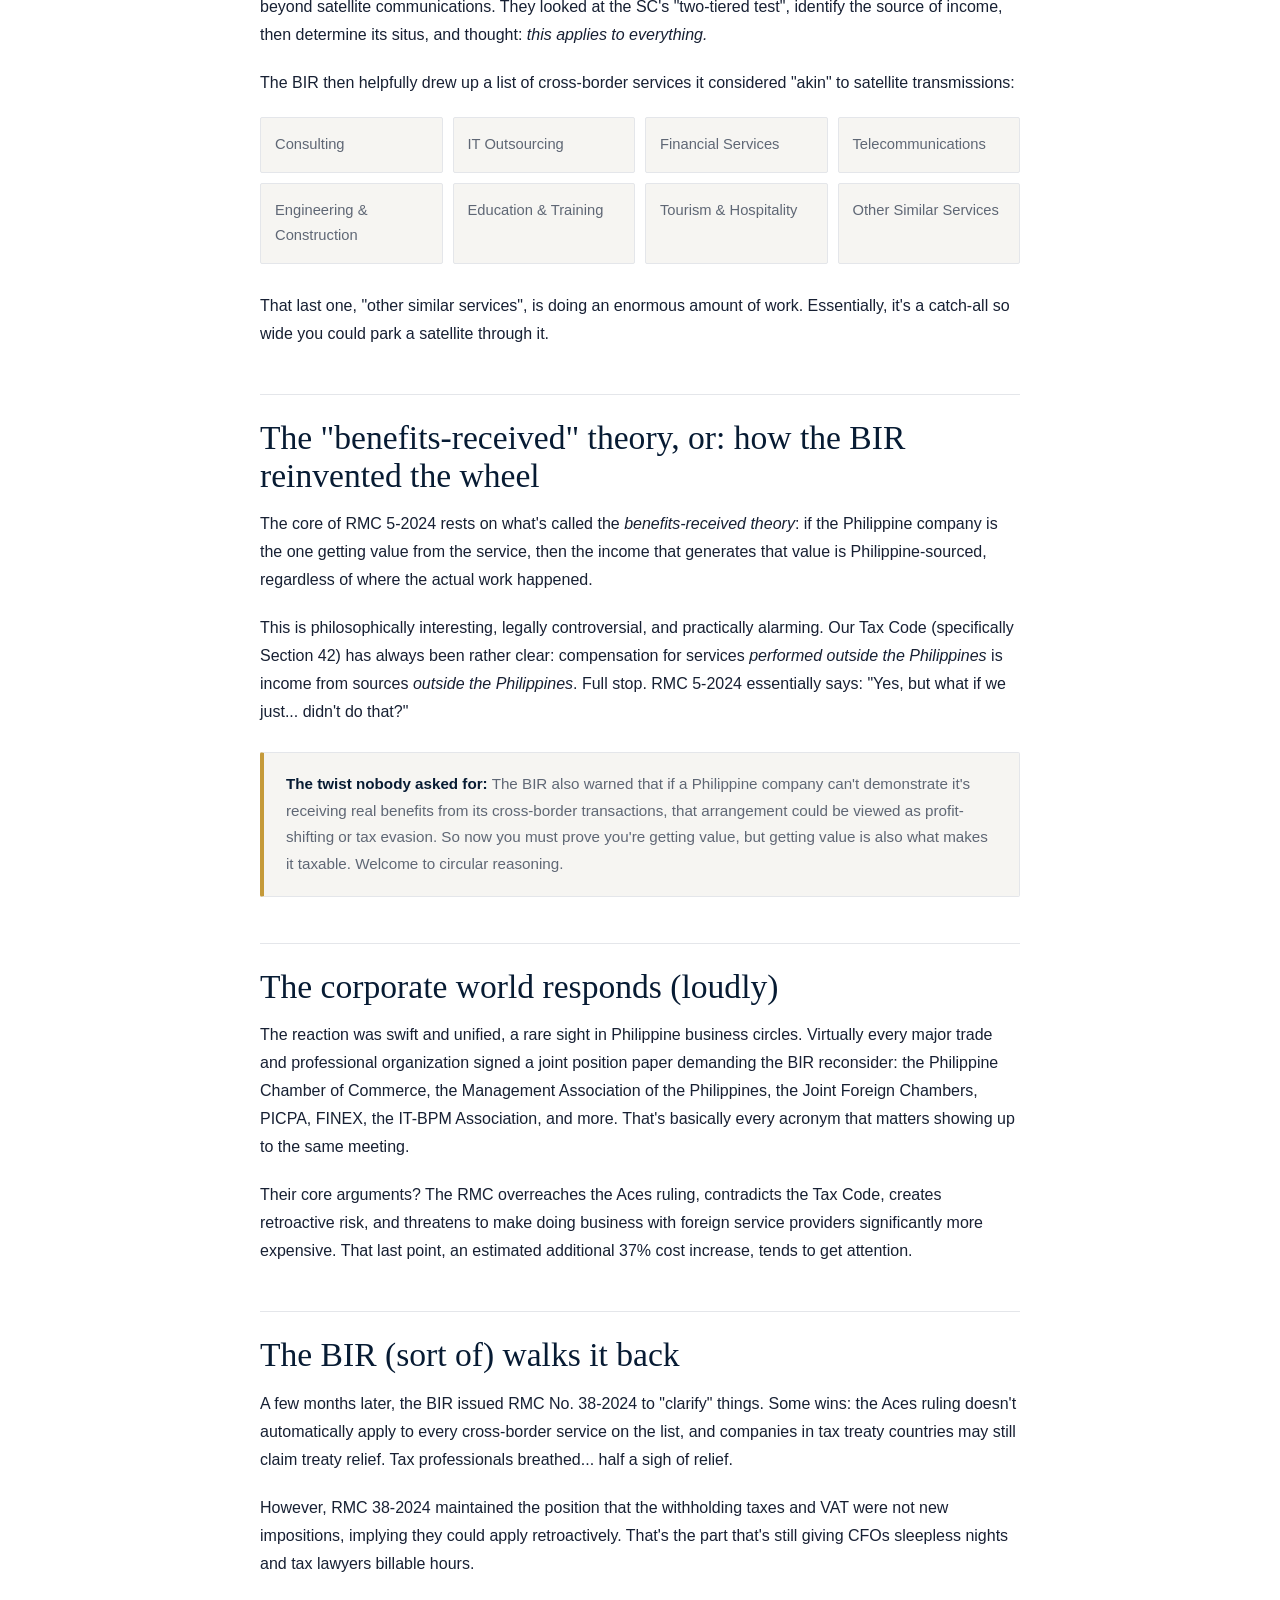
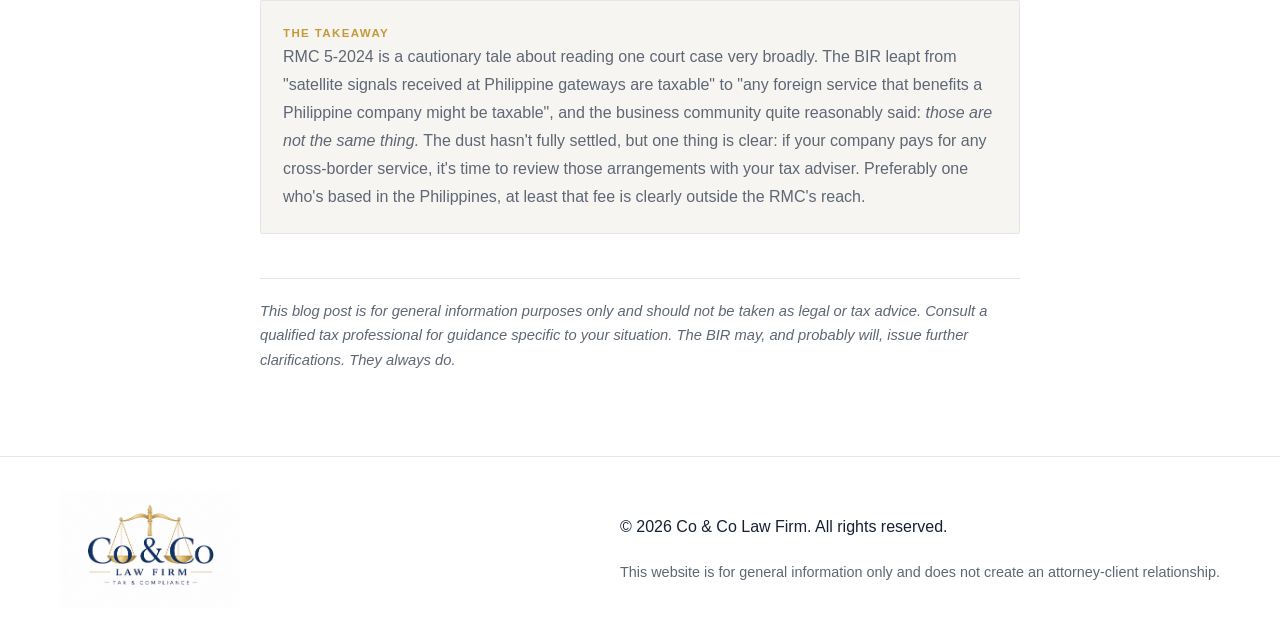
<file: rmc-5-2024-blog-themed.html>
<!DOCTYPE html>
<html lang="en">
<head>
  <meta charset="UTF-8" />
  <meta name="viewport" content="width=device-width, initial-scale=1.0" />

  <title>The BIR&#x27;s Satellite-Powered Tax Grab | Co &amp; Co Law Firm</title>
  <meta name="description" content="A practical discussion of RMC No. 5-2024 and cross-border services." />

  <style>

    :root {
      --navy: #0a2856;
      --navy-deep: #071b33;
      --gold: #c59a3a;
      --gold-soft: #dcc085;
      --paper: #f6f5f2;
      --white: #ffffff;
      --ink: #172033;
      --muted: #5f6775;
      --line: #e4e6ea;
      --shadow: 0 14px 40px rgba(7, 27, 51, 0.08);

      --color-border-primary: #e4e6ea;
      --color-border-secondary: #e4e6ea;
      --color-border-tertiary: #e4e6ea;
      --color-border-warning: #c59a3a;
      --color-border-danger: #c59a3a;
      --color-border-info: #c59a3a;

      --color-text-primary: #172033;
      --color-text-secondary: #5f6775;
      --color-text-tertiary: #7b8493;
      --color-text-danger: #0a2856;
      --color-text-info: #0a2856;

      --color-background-secondary: #f6f5f2;
      --color-background-danger: #f6f5f2;
      --color-background-info: #f6f5f2;

      --border-radius-md: 2px;
      --border-radius-lg: 2px;
    }

    * {
      box-sizing: border-box;
    }

    html {
      scroll-behavior: smooth;
    }

    body {
      margin: 0;
      font-family: Arial, Helvetica, sans-serif;
      color: var(--ink);
      background: var(--paper);
      line-height: 1.7;
    }

    img {
      max-width: 100%;
      display: block;
    }

    a {
      color: inherit;
      text-decoration: none;
    }

    p {
      margin: 0 0 20px;
    }

    h1,
    h2,
    h3,
    .blog-title,
    .section-title {
      font-family: Georgia, "Times New Roman", serif;
      font-weight: 500;
      line-height: 1.12;
    }

    .site-header {
      background: rgba(255, 255, 255, 0.96);
      border-bottom: 1px solid var(--line);
    }

    .header-inner {
      min-height: 98px;
      display: flex;
      align-items: center;
      justify-content: space-between;
      gap: 24px;
      width: min(1160px, calc(100% - 40px));
      margin: 0 auto;
    }

    .brand-logo {
      width: 250px;
      height: auto;
    }

    .back-link {
      color: var(--navy-deep);
      font-weight: 700;
      border-bottom: 1px solid var(--gold);
    }

    .article-hero {
      background:
        linear-gradient(135deg, rgba(7, 27, 51, 0.96), rgba(10, 40, 86, 0.88)),
        radial-gradient(circle at 80% 25%, rgba(197, 154, 58, 0.18), transparent 30%);
      color: var(--white);
      padding: 70px 0;
    }

    .article-hero-inner {
      width: min(900px, calc(100% - 40px));
      margin: 0 auto;
    }

    .article-hero .eyebrow {
      color: var(--gold-soft);
      font-size: 0.78rem;
      letter-spacing: 0.18em;
      text-transform: uppercase;
      font-weight: 700;
      margin-bottom: 16px;
    }

    .article-hero h1 {
      max-width: 900px;
      margin: 0;
      font-size: clamp(2.2rem, 5vw, 4.2rem);
    }

    .article-shell {
      width: min(900px, calc(100% - 40px));
      margin: 0 auto;
      padding: 64px 0 84px;
      background: var(--white);
    }

    main {
      background: var(--white);
    }

    .blog-wrap {
      max-width: 760px;
      padding: 0;
      margin: 0 auto;
      font-family: Arial, Helvetica, sans-serif;
    }

    .blog-header {
      border-bottom: 1px solid var(--line);
      padding-bottom: 24px;
      margin-bottom: 34px;
    }

    .blog-tag {
      display: inline-block;
      margin-bottom: 14px;
      padding: 5px 10px;
      border: 1px solid var(--gold);
      background: var(--paper);
      color: var(--navy-deep);
      font-size: 0.72rem;
      letter-spacing: 0.14em;
      text-transform: uppercase;
      font-weight: 700;
      border-radius: 2px;
    }

    .blog-title {
      margin: 0 0 14px;
      color: var(--ink);
      font-size: clamp(2rem, 4vw, 3.1rem);
    }

    .blog-subtitle {
      margin: 0 0 14px;
      color: var(--muted);
      font-size: 1.05rem;
      font-style: normal;
      font-family: Arial, Helvetica, sans-serif;
    }

    .byline {
      color: var(--muted);
      font-size: 0.92rem;
    }

    .byline span {
      color: var(--navy-deep);
      font-weight: 700;
    }

    .blog-body {
      color: var(--ink);
      font-size: 1rem;
      line-height: 1.75;
    }

    .blog-body p {
      margin-bottom: 20px;
    }

    .section-title {
      margin: 46px 0 16px;
      padding-top: 24px;
      border-top: 1px solid var(--line);
      color: var(--navy-deep);
      font-size: clamp(1.55rem, 3vw, 2.1rem);
    }

    .callout,
    .verdict,
    .case-card,
    .program-card,
    .stat-card,
    .req-item,
    .service-pill {
      background: var(--paper);
      border: 1px solid var(--line);
      border-radius: 2px;
      box-shadow: none;
    }

    .callout {
      border-left: 4px solid var(--gold);
      padding: 18px 22px;
      margin: 26px 0;
      color: var(--muted);
      font-size: 0.95rem;
    }

    .callout strong {
      color: var(--navy-deep);
    }

    .services-grid,
    .requirements-grid,
    .stat-row {
      display: grid;
      grid-template-columns: repeat(auto-fit, minmax(160px, 1fr));
      gap: 10px;
      margin: 20px 0 28px;
    }

    .service-pill,
    .req-item,
    .stat-card {
      padding: 14px;
      color: var(--muted);
      font-size: 0.92rem;
    }

    .req-label,
    .verdict-label,
    .program-tag {
      color: var(--gold);
      font-size: 0.72rem;
      letter-spacing: 0.12em;
      text-transform: uppercase;
      font-weight: 700;
    }

    .case-card,
    .program-card,
    .verdict {
      padding: 22px;
      margin: 22px 0;
    }

    .case-title,
    .program-name {
      color: var(--navy-deep);
      font-weight: 700;
      margin-bottom: 6px;
    }

    .case-gr,
    .case-body,
    .program-body,
    .verdict-text,
    .stat-label {
      color: var(--muted);
    }

    .stat-num {
      font-family: Georgia, "Times New Roman", serif;
      color: var(--navy-deep);
      font-size: 2rem;
    }

    .inline-quote {
      border-left: 4px solid var(--gold);
      margin: 26px 0;
      padding: 16px 20px;
      color: var(--muted);
      background: var(--paper);
      font-style: italic;
      font-family: Georgia, "Times New Roman", serif;
    }

    .stamp {
      display: inline-block;
      border: 1px solid var(--gold);
      color: var(--navy-deep);
      background: var(--paper);
      border-radius: 2px;
      padding: 2px 7px;
      font-size: 0.78rem;
      font-weight: 700;
      letter-spacing: 0.06em;
      text-transform: uppercase;
      transform: none;
    }

    .footnote {
      margin-top: 44px;
      padding-top: 20px;
      border-top: 1px solid var(--line);
      color: var(--muted);
      font-size: 0.92rem;
      font-style: italic;
      line-height: 1.65;
    }

    .site-footer {
      padding: 32px 0;
      background: var(--white);
      border-top: 1px solid var(--line);
    }

    .footer-inner {
      width: min(1160px, calc(100% - 40px));
      margin: 0 auto;
      display: flex;
      align-items: center;
      justify-content: space-between;
      gap: 28px;
    }

    .footer-logo {
      width: 180px;
      height: auto;
    }

    .footer-note {
      color: var(--muted);
      font-size: 0.9rem;
      margin: 6px 0 0;
    }

    @media (max-width: 700px) {
      .header-inner,
      .footer-inner {
        flex-direction: column;
        align-items: flex-start;
        padding: 22px 0;
      }

      .brand-logo {
        width: 190px;
      }

      .article-hero {
        padding: 56px 0;
      }
    }

  </style>
</head>

<body>
  <header class="site-header">
    <div class="header-inner">
      <a href="index.html" aria-label="Co & Co Law Firm home">
        <img src="assets/logo.png" alt="Co & Co Law Firm logo" class="brand-logo" />
      </a>

      <a href="index.html#blog" class="back-link">Back to Main</a>
    </div>
  </header>

  <section class="article-hero">
    <div class="article-hero-inner">
      <p class="eyebrow">Co & Co Law Firm Blog</p>
      <h1>The BIR&#x27;s Satellite-Powered Tax Grab: Understanding RMC No. 5-2024</h1>
    </div>
  </section>

  <main>
    <div class="article-shell">
      <div class="blog-wrap">
  <div class="blog-header">
    <div class="blog-tag">Philippine Tax Law</div>
    <h1 class="blog-title">The BIR's Satellite-Powered Tax Grab: Understanding RMC No. 5-2024</h1>
    <p class="blog-subtitle">When one satellite case becomes everyone's problem, even if you've never looked up at the sky</p>
    <div class="byline">Published <span>May 2026</span>  |  Bureau of Internal Revenue  |  Cross-Border Services</div>
  </div>

  <div class="blog-body">
    <p>Imagine you're a Philippine company that hires a Singaporean consultant. She works from her office in Singapore, never sets foot in the Philippines, and invoices you in USD. Simple enough, right? The service happened abroad, so no Philippine tax. <em>Right?</em></p>

    <p>Enter RMC No. 5-2024, the BIR's opening shot in what is arguably 2024's spiciest tax controversy. Issued quietly on January 10, this circular has since unleashed chaos across boardrooms, accounting firms, and IT departments faster than you can say "withholding agent."</p>

    <div class="callout"><strong>The short version:</strong> If a foreign company provides a service that a Philippine entity <em>uses or benefits from</em>, even if that service is performed entirely outside the Philippines, the BIR says it's Philippine-sourced income, taxable here. That means 25% final withholding tax and 12% VAT. Surprise!</div>

    <div class="section-title">So, what's the story behind this?</div>
    <p>It all starts with a satellite company called Aces Bermuda. Aces Philippines was paying satellite airtime fees to its parent in Bermuda. The Supreme Court ruled in 2022 that those fees were Philippine-sourced income, because the signal was ultimately received and used by Philippine subscribers at Philippine gateways. Makes sense for satellites orbiting the earth and beaming signals down, right?</p>

    <p>The BIR, apparently reading this ruling with great enthusiasm, decided to apply the same logic far, far beyond satellite communications. They looked at the SC's "two-tiered test", identify the source of income, then determine its situs, and thought: <em>this applies to everything.</em></p>

    <p>The BIR then helpfully drew up a list of cross-border services it considered "akin" to satellite transmissions:</p>

    <div class="services-grid">
      <div class="service-pill">Consulting</div>
      <div class="service-pill">IT Outsourcing</div>
      <div class="service-pill">Financial Services</div>
      <div class="service-pill">Telecommunications</div>
      <div class="service-pill">Engineering & Construction</div>
      <div class="service-pill">Education & Training</div>
      <div class="service-pill">Tourism & Hospitality</div>
      <div class="service-pill">Other Similar Services</div>
    </div>

    <p>That last one, "other similar services", is doing an enormous amount of work. Essentially, it's a catch-all so wide you could park a satellite through it.</p>

    <div class="section-title">The "benefits-received" theory, or: how the BIR reinvented the wheel</div>
    <p>The core of RMC 5-2024 rests on what's called the <em>benefits-received theory</em>: if the Philippine company is the one getting value from the service, then the income that generates that value is Philippine-sourced, regardless of where the actual work happened.</p>

    <p>This is philosophically interesting, legally controversial, and practically alarming. Our Tax Code (specifically Section 42) has always been rather clear: compensation for services <em>performed outside the Philippines</em> is income from sources <em>outside the Philippines</em>. Full stop. RMC 5-2024 essentially says: "Yes, but what if we just... didn't do that?"</p>

    <div class="callout"><strong>The twist nobody asked for:</strong> The BIR also warned that if a Philippine company can't demonstrate it's receiving real benefits from its cross-border transactions, that arrangement could be viewed as profit-shifting or tax evasion. So now you must prove you're getting value, but getting value is also what makes it taxable. Welcome to circular reasoning.</div>

    <div class="section-title">The corporate world responds (loudly)</div>
    <p>The reaction was swift and unified, a rare sight in Philippine business circles. Virtually every major trade and professional organization signed a joint position paper demanding the BIR reconsider: the Philippine Chamber of Commerce, the Management Association of the Philippines, the Joint Foreign Chambers, PICPA, FINEX, the IT-BPM Association, and more. That's basically every acronym that matters showing up to the same meeting.</p>

    <p>Their core arguments? The RMC overreaches the Aces ruling, contradicts the Tax Code, creates retroactive risk, and threatens to make doing business with foreign service providers significantly more expensive. That last point, an estimated additional 37% cost increase, tends to get attention.</p>

    <div class="section-title">The BIR (sort of) walks it back</div>
    <p>A few months later, the BIR issued RMC No. 38-2024 to "clarify" things. Some wins: the Aces ruling doesn't automatically apply to every cross-border service on the list, and companies in tax treaty countries may still claim treaty relief. Tax professionals breathed... half a sigh of relief.</p>

    <p>However, RMC 38-2024 maintained the position that the withholding taxes and VAT were not new impositions, implying they could apply retroactively. That's the part that's still giving CFOs sleepless nights and tax lawyers billable hours.</p>

    <div class="verdict">
      <div class="verdict-label">The takeaway</div>
      <div class="verdict-text">RMC 5-2024 is a cautionary tale about reading one court case very broadly. The BIR leapt from "satellite signals received at Philippine gateways are taxable" to "any foreign service that benefits a Philippine company might be taxable", and the business community quite reasonably said: <em>those are not the same thing.</em> The dust hasn't fully settled, but one thing is clear: if your company pays for any cross-border service, it's time to review those arrangements with your tax adviser. Preferably one who's based in the Philippines, at least that fee is clearly outside the RMC's reach.</div>
    </div>
  </div>

  <div class="footnote">This blog post is for general information purposes only and should not be taken as legal or tax advice. Consult a qualified tax professional for guidance specific to your situation. The BIR may, and probably will, issue further clarifications. They always do.</div>
</div>
    </div>
  </main>

  <footer class="site-footer">
    <div class="footer-inner">
      <img src="assets/logo.png" alt="Co & Co Law Firm logo" class="footer-logo" />
      <div>
        <p>© <span id="year"></span> Co & Co Law Firm. All rights reserved.</p>
        <p class="footer-note">This website is for general information only and does not create an attorney-client relationship.</p>
      </div>
    </div>
  </footer>

  <script>
    const yearEl = document.getElementById("year");
    if (yearEl) {
      yearEl.textContent = new Date().getFullYear();
    }
  </script>
</body>
</html>
</file>
